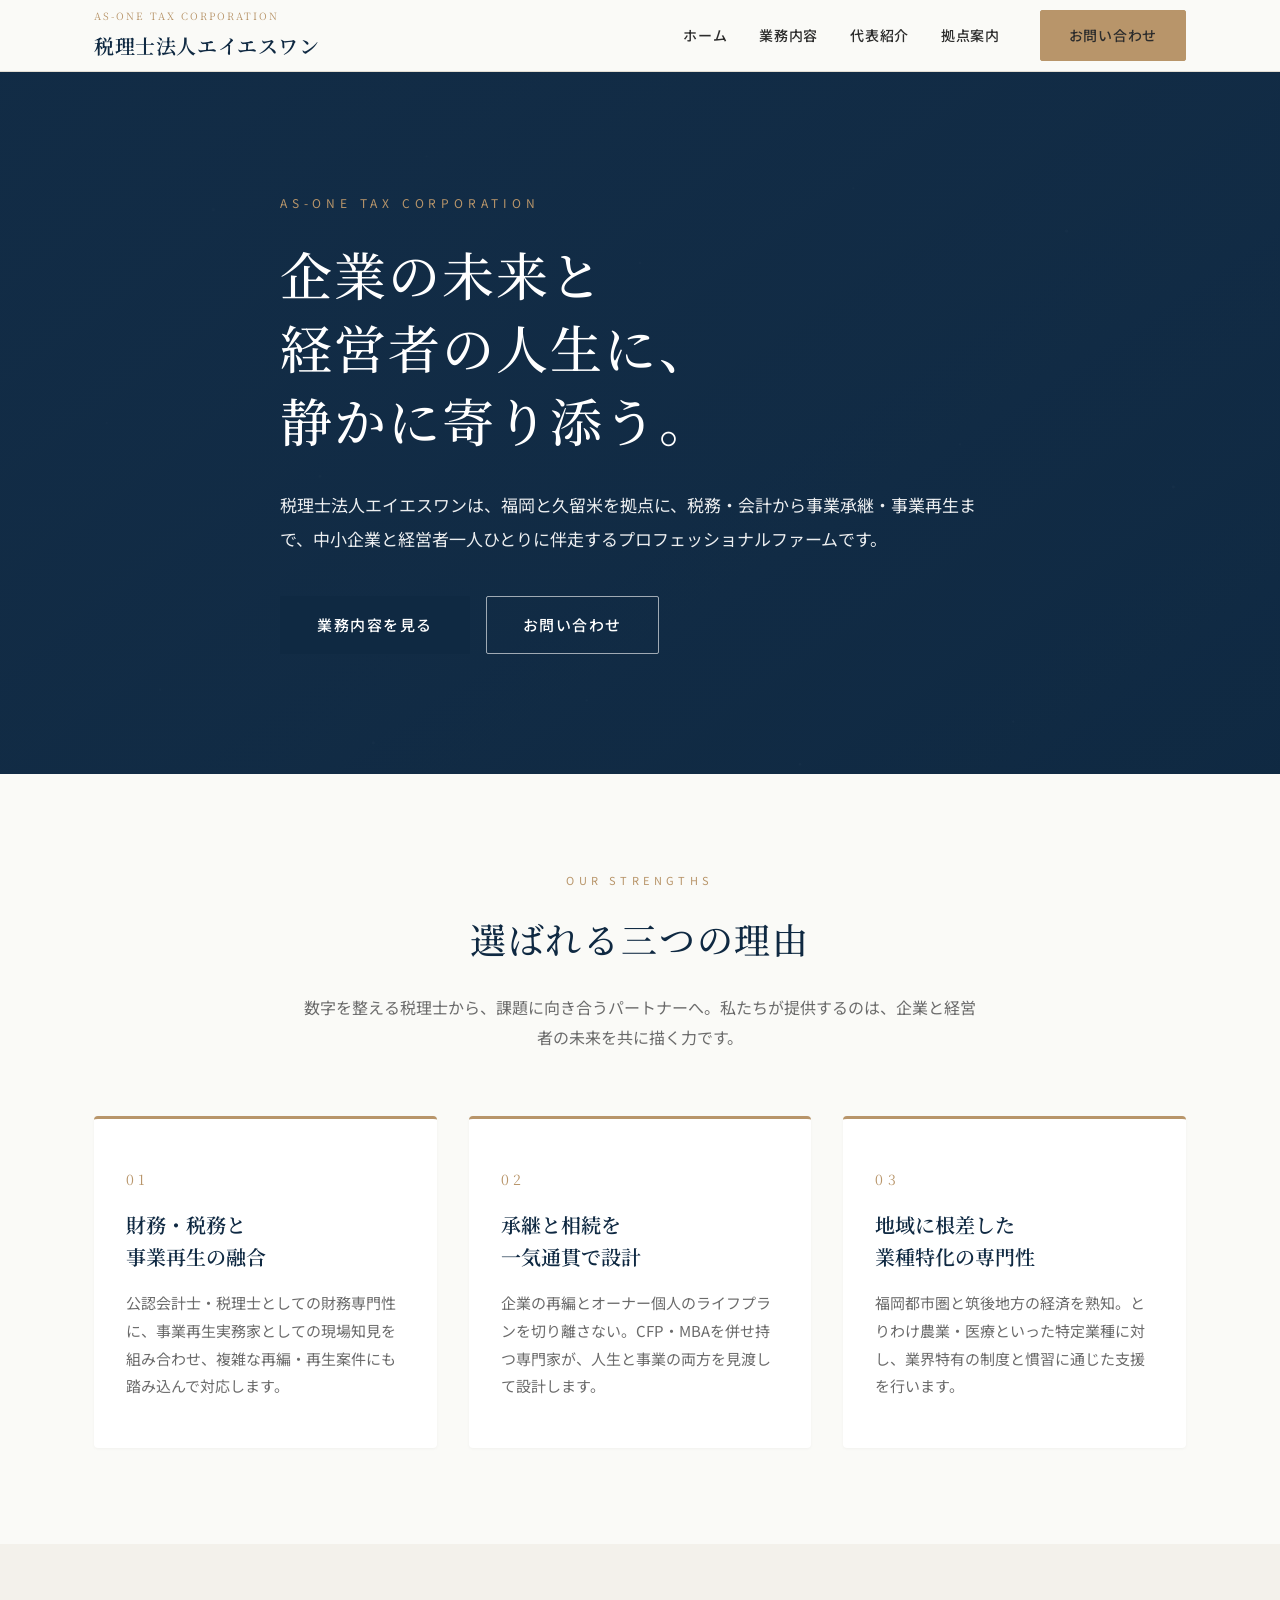
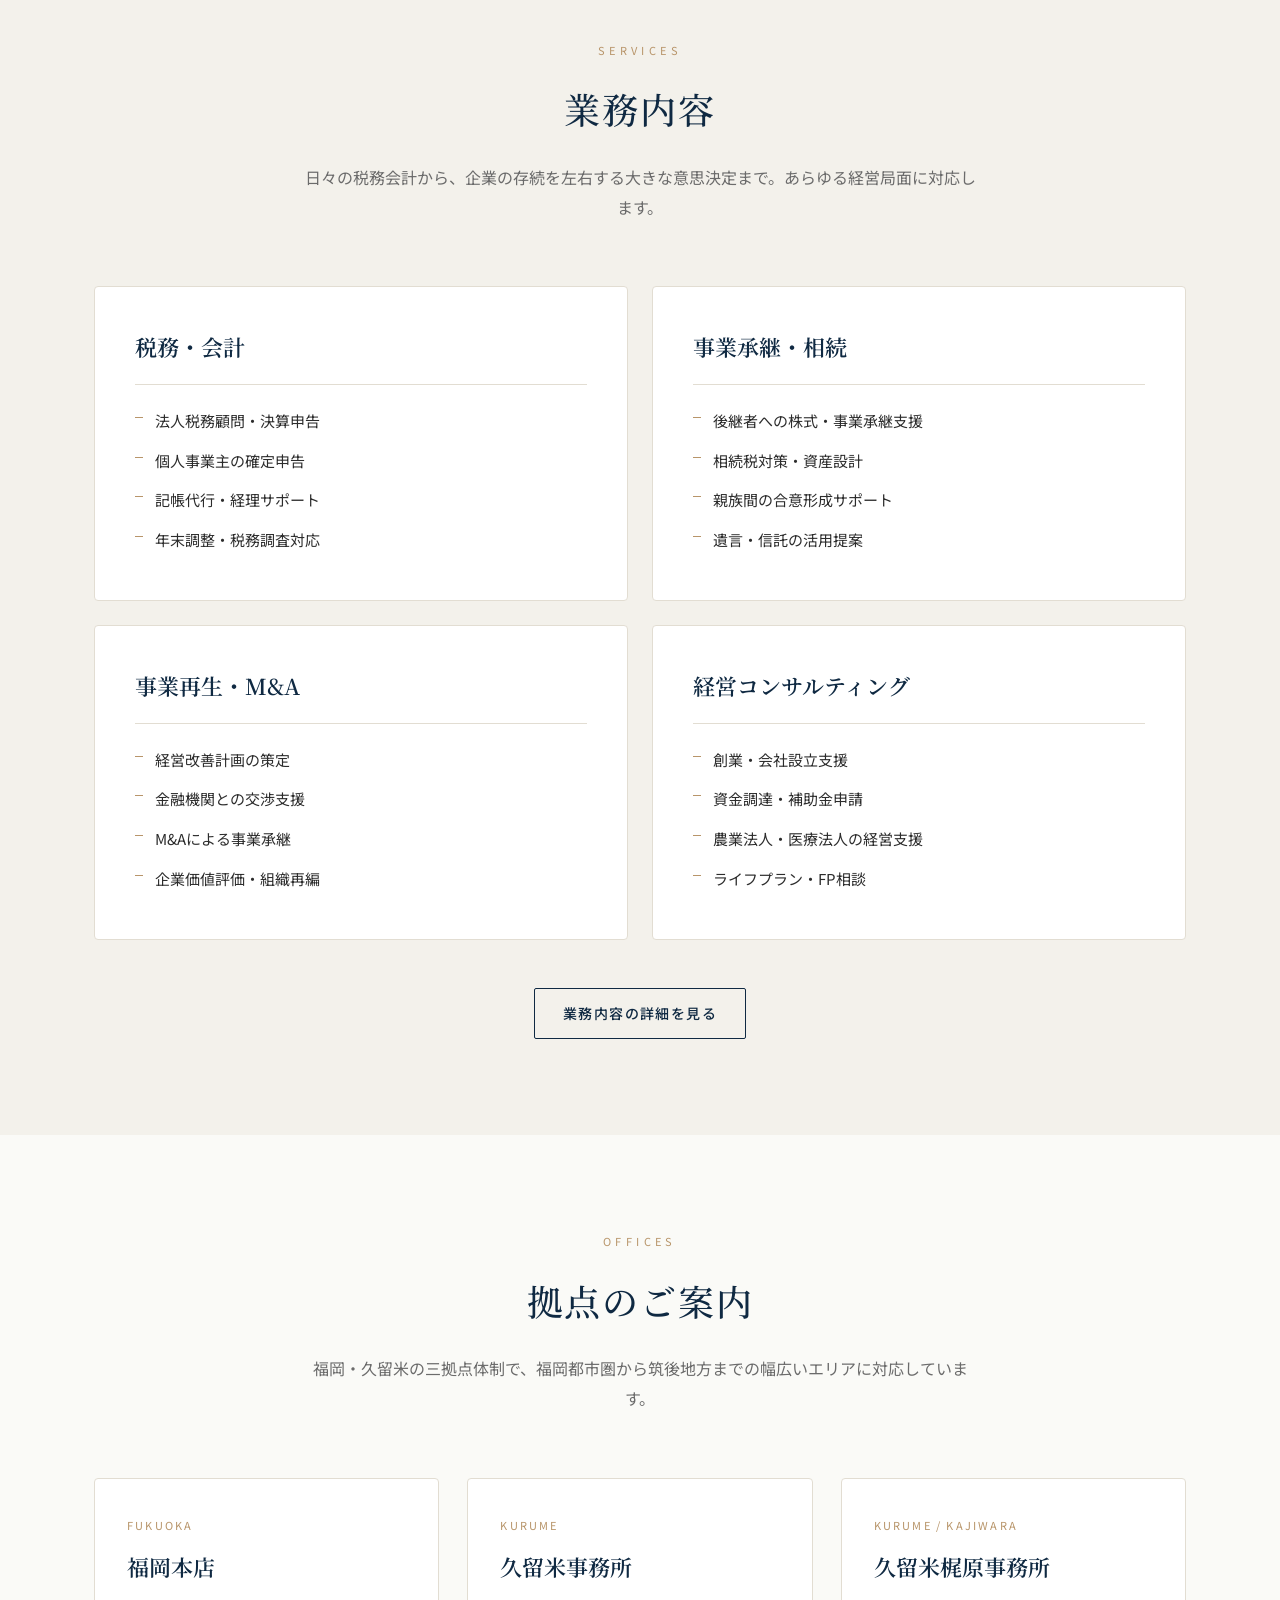
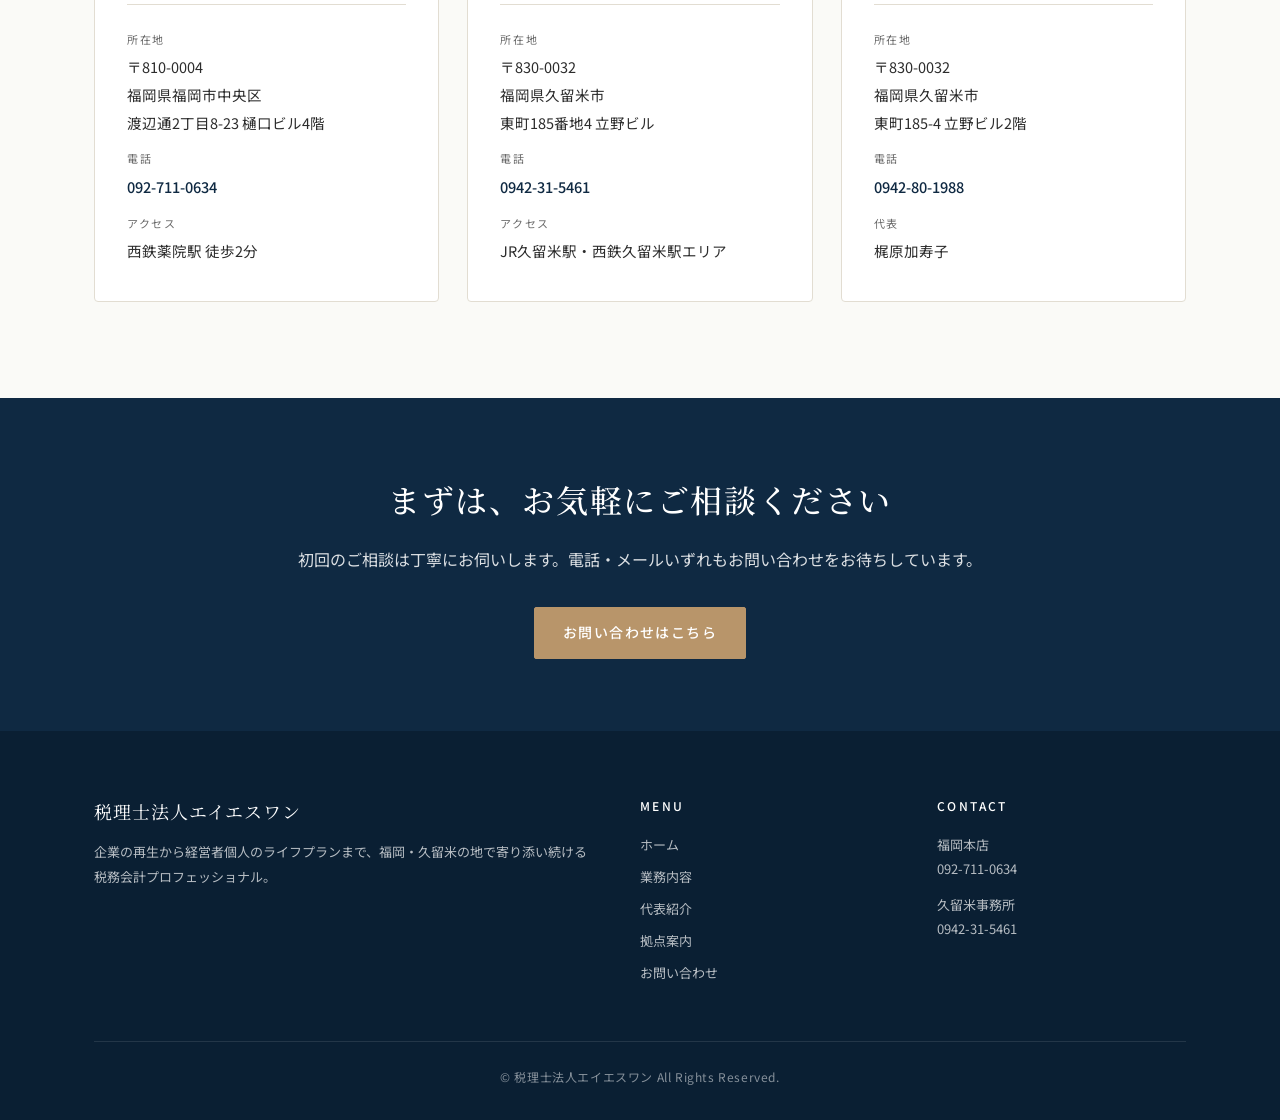
<file: index.html>
<!DOCTYPE html>
<html lang="ja">
<head>
<meta charset="UTF-8">
<meta name="viewport" content="width=device-width, initial-scale=1.0">
<title>税理士法人エイエスワン｜福岡・久留米の税務会計事務所</title>
<meta name="description" content="税理士法人エイエスワンは、福岡市中央区と久留米市に拠点を置く税理士法人です。事業承継・相続、事業再生、M&A、経営コンサルティングまで、企業と経営者に寄り添う総合アドバイザリーを提供します。">
<link rel="preconnect" href="https://fonts.googleapis.com">
<link rel="preconnect" href="https://fonts.gstatic.com" crossorigin>
<link href="https://fonts.googleapis.com/css2?family=Noto+Sans+JP:wght@400;500;700&family=Noto+Serif+JP:wght@400;500;600&display=swap" rel="stylesheet">
<link rel="stylesheet" href="css/style.css">
</head>
<body>

<header class="site-header">
  <div class="container">
    <a href="index.html" class="site-logo">
      <span>AS-ONE TAX CORPORATION</span>
      税理士法人エイエスワン
    </a>
    <button class="nav-toggle" aria-label="メニュー" onclick="document.querySelector('.site-nav').classList.toggle('open')">
      <span></span><span></span><span></span>
    </button>
    <nav class="site-nav">
      <a href="index.html">ホーム</a>
      <a href="services.html">業務内容</a>
      <a href="members.html">代表紹介</a>
      <a href="offices.html">拠点案内</a>
      <a href="contact.html" class="btn btn-accent">お問い合わせ</a>
    </nav>
  </div>
</header>

<section class="hero">
  <div class="container">
    <div class="hero-content">
      <div class="hero-eyebrow">As-One Tax Corporation</div>
      <h1>企業の未来と<br>経営者の人生に、<br>静かに寄り添う。</h1>
      <p>税理士法人エイエスワンは、福岡と久留米を拠点に、税務・会計から事業承継・事業再生まで、中小企業と経営者一人ひとりに伴走するプロフェッショナルファームです。</p>
      <div class="hero-actions">
        <a href="services.html" class="btn">業務内容を見る</a>
        <a href="contact.html" class="btn btn-outline">お問い合わせ</a>
      </div>
    </div>
  </div>
</section>

<section>
  <div class="container">
    <div class="section-head">
      <div class="eyebrow">Our Strengths</div>
      <h2>選ばれる三つの理由</h2>
      <p>数字を整える税理士から、課題に向き合うパートナーへ。私たちが提供するのは、企業と経営者の未来を共に描く力です。</p>
    </div>
    <div class="strengths">
      <div class="strength-card">
        <div class="strength-num">01</div>
        <h3>財務・税務と<br>事業再生の融合</h3>
        <p>公認会計士・税理士としての財務専門性に、事業再生実務家としての現場知見を組み合わせ、複雑な再編・再生案件にも踏み込んで対応します。</p>
      </div>
      <div class="strength-card">
        <div class="strength-num">02</div>
        <h3>承継と相続を<br>一気通貫で設計</h3>
        <p>企業の再編とオーナー個人のライフプランを切り離さない。CFP・MBAを併せ持つ専門家が、人生と事業の両方を見渡して設計します。</p>
      </div>
      <div class="strength-card">
        <div class="strength-num">03</div>
        <h3>地域に根差した<br>業種特化の専門性</h3>
        <p>福岡都市圏と筑後地方の経済を熟知。とりわけ農業・医療といった特定業種に対し、業界特有の制度と慣習に通じた支援を行います。</p>
      </div>
    </div>
  </div>
</section>

<section class="section-alt">
  <div class="container">
    <div class="section-head">
      <div class="eyebrow">Services</div>
      <h2>業務内容</h2>
      <p>日々の税務会計から、企業の存続を左右する大きな意思決定まで。あらゆる経営局面に対応します。</p>
    </div>
    <div class="services-grid">
      <div class="service-item">
        <h3>税務・会計</h3>
        <ul>
          <li>法人税務顧問・決算申告</li>
          <li>個人事業主の確定申告</li>
          <li>記帳代行・経理サポート</li>
          <li>年末調整・税務調査対応</li>
        </ul>
      </div>
      <div class="service-item">
        <h3>事業承継・相続</h3>
        <ul>
          <li>後継者への株式・事業承継支援</li>
          <li>相続税対策・資産設計</li>
          <li>親族間の合意形成サポート</li>
          <li>遺言・信託の活用提案</li>
        </ul>
      </div>
      <div class="service-item">
        <h3>事業再生・M&amp;A</h3>
        <ul>
          <li>経営改善計画の策定</li>
          <li>金融機関との交渉支援</li>
          <li>M&amp;Aによる事業承継</li>
          <li>企業価値評価・組織再編</li>
        </ul>
      </div>
      <div class="service-item">
        <h3>経営コンサルティング</h3>
        <ul>
          <li>創業・会社設立支援</li>
          <li>資金調達・補助金申請</li>
          <li>農業法人・医療法人の経営支援</li>
          <li>ライフプラン・FP相談</li>
        </ul>
      </div>
    </div>
    <div style="text-align:center; margin-top:48px;">
      <a href="services.html" class="btn btn-outline">業務内容の詳細を見る</a>
    </div>
  </div>
</section>

<section>
  <div class="container">
    <div class="section-head">
      <div class="eyebrow">Offices</div>
      <h2>拠点のご案内</h2>
      <p>福岡・久留米の三拠点体制で、福岡都市圏から筑後地方までの幅広いエリアに対応しています。</p>
    </div>
    <div class="offices-grid">
      <div class="office-card">
        <div class="office-tag">FUKUOKA</div>
        <h3>福岡本店</h3>
        <dl class="office-info">
          <dt>所在地</dt>
          <dd>〒810-0004<br>福岡県福岡市中央区<br>渡辺通2丁目8-23 樋口ビル4階</dd>
          <dt>電話</dt>
          <dd><a href="tel:0927110634">092-711-0634</a></dd>
          <dt>アクセス</dt>
          <dd>西鉄薬院駅 徒歩2分</dd>
        </dl>
      </div>
      <div class="office-card">
        <div class="office-tag">KURUME</div>
        <h3>久留米事務所</h3>
        <dl class="office-info">
          <dt>所在地</dt>
          <dd>〒830-0032<br>福岡県久留米市<br>東町185番地4 立野ビル</dd>
          <dt>電話</dt>
          <dd><a href="tel:0942315461">0942-31-5461</a></dd>
          <dt>アクセス</dt>
          <dd>JR久留米駅・西鉄久留米駅エリア</dd>
        </dl>
      </div>
      <div class="office-card">
        <div class="office-tag">KURUME / KAJIWARA</div>
        <h3>久留米梶原事務所</h3>
        <dl class="office-info">
          <dt>所在地</dt>
          <dd>〒830-0032<br>福岡県久留米市<br>東町185-4 立野ビル2階</dd>
          <dt>電話</dt>
          <dd><a href="tel:0942801988">0942-80-1988</a></dd>
          <dt>代表</dt>
          <dd>梶原加寿子</dd>
        </dl>
      </div>
    </div>
  </div>
</section>

<section class="cta-band">
  <h2>まずは、お気軽にご相談ください</h2>
  <p>初回のご相談は丁寧にお伺いします。電話・メールいずれもお問い合わせをお待ちしています。</p>
  <a href="contact.html" class="btn">お問い合わせはこちら</a>
</section>

<footer class="site-footer">
  <div class="container">
    <div class="footer-top">
      <div>
        <div class="footer-brand">税理士法人エイエスワン</div>
        <p class="footer-desc">企業の再生から経営者個人のライフプランまで、福岡・久留米の地で寄り添い続ける税務会計プロフェッショナル。</p>
      </div>
      <div class="footer-col">
        <h4>MENU</h4>
        <ul>
          <li><a href="index.html">ホーム</a></li>
          <li><a href="services.html">業務内容</a></li>
          <li><a href="members.html">代表紹介</a></li>
          <li><a href="offices.html">拠点案内</a></li>
          <li><a href="contact.html">お問い合わせ</a></li>
        </ul>
      </div>
      <div class="footer-col">
        <h4>CONTACT</h4>
        <ul>
          <li>福岡本店<br>092-711-0634</li>
          <li style="margin-top:12px;">久留米事務所<br>0942-31-5461</li>
        </ul>
      </div>
    </div>
    <div class="footer-bottom">© 税理士法人エイエスワン All Rights Reserved.</div>
  </div>
</footer>

</body>
</html>
</file>
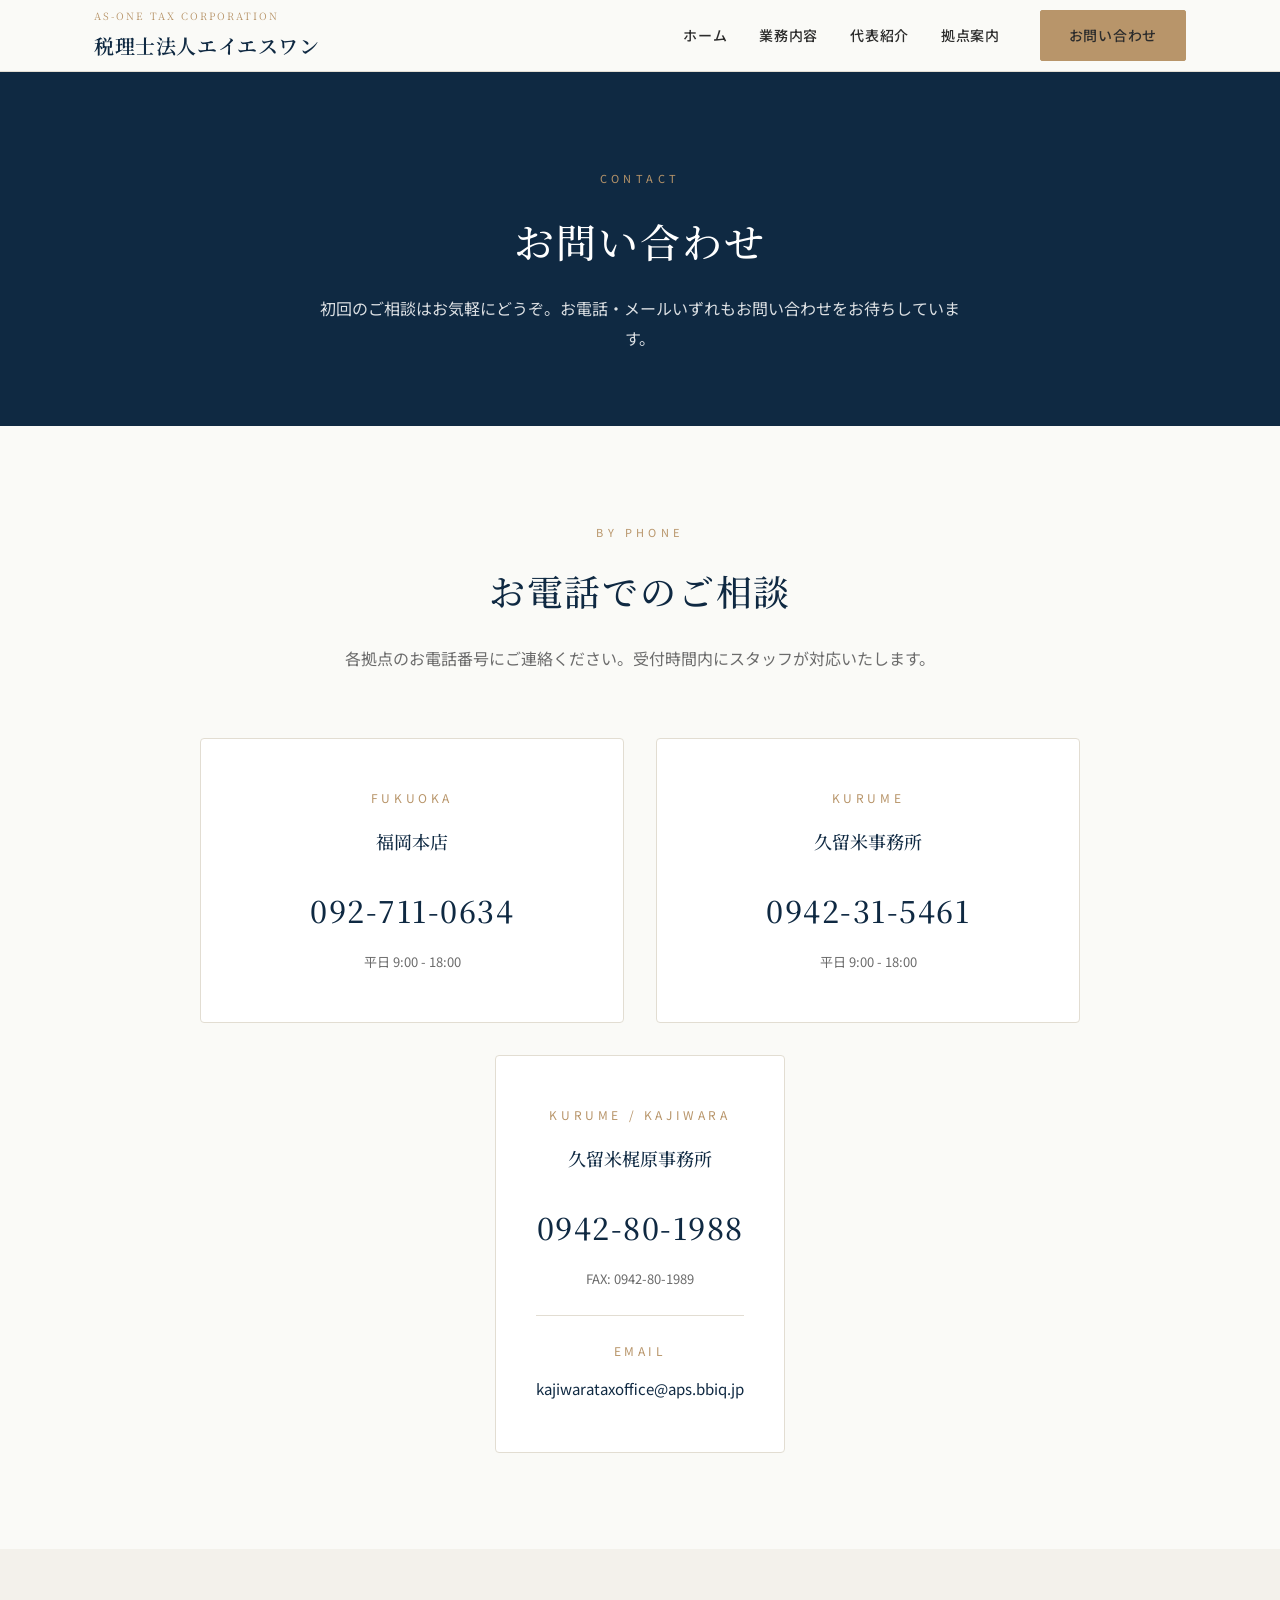
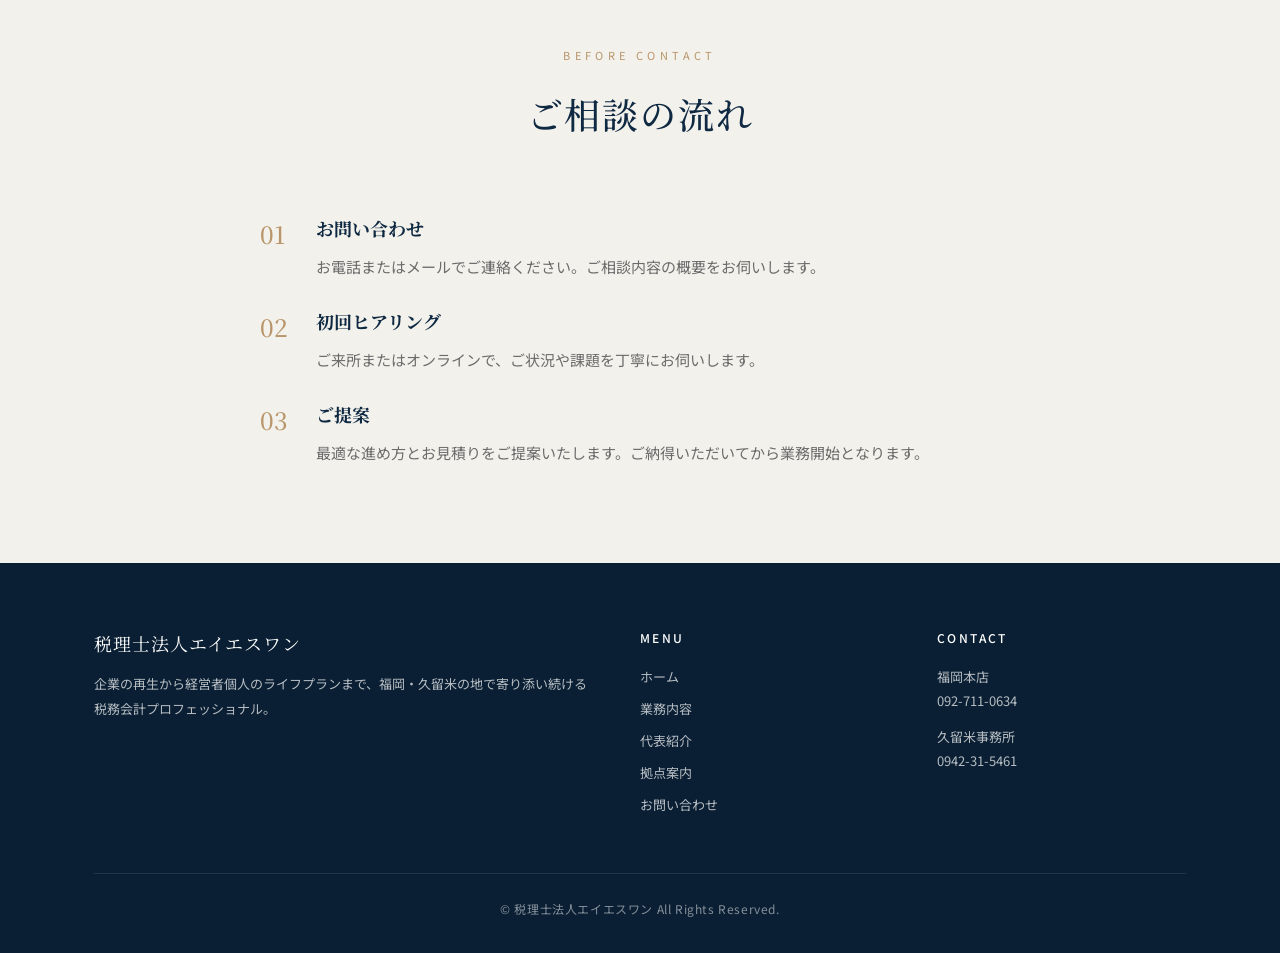
<file: contact.html>
<!DOCTYPE html>
<html lang="ja">
<head>
<meta charset="UTF-8">
<meta name="viewport" content="width=device-width, initial-scale=1.0">
<title>お問い合わせ｜税理士法人エイエスワン</title>
<meta name="description" content="税理士法人エイエスワンへのお問い合わせ。福岡本店、久留米事務所、久留米梶原事務所への電話・メール連絡先をご案内します。">
<link rel="preconnect" href="https://fonts.googleapis.com">
<link rel="preconnect" href="https://fonts.gstatic.com" crossorigin>
<link href="https://fonts.googleapis.com/css2?family=Noto+Sans+JP:wght@400;500;700&family=Noto+Serif+JP:wght@400;500;600&display=swap" rel="stylesheet">
<link rel="stylesheet" href="css/style.css">
</head>
<body>

<header class="site-header">
  <div class="container">
    <a href="index.html" class="site-logo">
      <span>AS-ONE TAX CORPORATION</span>
      税理士法人エイエスワン
    </a>
    <button class="nav-toggle" aria-label="メニュー" onclick="document.querySelector('.site-nav').classList.toggle('open')">
      <span></span><span></span><span></span>
    </button>
    <nav class="site-nav">
      <a href="index.html">ホーム</a>
      <a href="services.html">業務内容</a>
      <a href="members.html">代表紹介</a>
      <a href="offices.html">拠点案内</a>
      <a href="contact.html" class="btn btn-accent">お問い合わせ</a>
    </nav>
  </div>
</header>

<section class="page-header">
  <div class="container">
    <div class="eyebrow">Contact</div>
    <h1>お問い合わせ</h1>
    <p>初回のご相談はお気軽にどうぞ。お電話・メールいずれもお問い合わせをお待ちしています。</p>
  </div>
</section>

<section>
  <div class="container">
    <div class="section-head">
      <div class="eyebrow">By Phone</div>
      <h2>お電話でのご相談</h2>
      <p>各拠点のお電話番号にご連絡ください。受付時間内にスタッフが対応いたします。</p>
    </div>

    <div class="contact-grid">
      <div class="contact-card">
        <div class="label">FUKUOKA</div>
        <h3>福岡本店</h3>
        <div class="tel"><a href="tel:0927110634">092-711-0634</a></div>
        <div class="hours">平日 9:00 - 18:00</div>
      </div>
      <div class="contact-card">
        <div class="label">KURUME</div>
        <h3>久留米事務所</h3>
        <div class="tel"><a href="tel:0942315461">0942-31-5461</a></div>
        <div class="hours">平日 9:00 - 18:00</div>
      </div>
    </div>

    <div class="contact-grid" style="margin-top:32px;">
      <div class="contact-card" style="grid-column:1 / -1; max-width:560px; margin:0 auto;">
        <div class="label">KURUME / KAJIWARA</div>
        <h3>久留米梶原事務所</h3>
        <div class="tel"><a href="tel:0942801988">0942-80-1988</a></div>
        <div class="hours">FAX: 0942-80-1989</div>
        <div style="margin-top:24px; padding-top:24px; border-top:1px solid var(--color-border);">
          <div class="label" style="margin-bottom:12px;">EMAIL</div>
          <a href="mailto:kajiwarataxoffice@aps.bbiq.jp" style="font-size:15px; word-break:break-all;">kajiwarataxoffice@aps.bbiq.jp</a>
        </div>
      </div>
    </div>
  </div>
</section>

<section class="section-alt">
  <div class="container">
    <div class="section-head">
      <div class="eyebrow">Before Contact</div>
      <h2>ご相談の流れ</h2>
    </div>
    <div style="max-width:760px; margin:0 auto;">
      <div style="display:grid; grid-template-columns:auto 1fr; gap:24px 28px; align-items:start;">
        <div style="font-family:var(--font-serif); font-size:24px; color:var(--color-accent); font-weight:500;">01</div>
        <div>
          <h4 style="font-family:var(--font-serif); font-size:18px; color:var(--color-primary); margin-bottom:8px;">お問い合わせ</h4>
          <p style="color:var(--color-text-muted); font-size:15px;">お電話またはメールでご連絡ください。ご相談内容の概要をお伺いします。</p>
        </div>
        <div style="font-family:var(--font-serif); font-size:24px; color:var(--color-accent); font-weight:500;">02</div>
        <div>
          <h4 style="font-family:var(--font-serif); font-size:18px; color:var(--color-primary); margin-bottom:8px;">初回ヒアリング</h4>
          <p style="color:var(--color-text-muted); font-size:15px;">ご来所またはオンラインで、ご状況や課題を丁寧にお伺いします。</p>
        </div>
        <div style="font-family:var(--font-serif); font-size:24px; color:var(--color-accent); font-weight:500;">03</div>
        <div>
          <h4 style="font-family:var(--font-serif); font-size:18px; color:var(--color-primary); margin-bottom:8px;">ご提案</h4>
          <p style="color:var(--color-text-muted); font-size:15px;">最適な進め方とお見積りをご提案いたします。ご納得いただいてから業務開始となります。</p>
        </div>
      </div>
    </div>
  </div>
</section>

<footer class="site-footer">
  <div class="container">
    <div class="footer-top">
      <div>
        <div class="footer-brand">税理士法人エイエスワン</div>
        <p class="footer-desc">企業の再生から経営者個人のライフプランまで、福岡・久留米の地で寄り添い続ける税務会計プロフェッショナル。</p>
      </div>
      <div class="footer-col">
        <h4>MENU</h4>
        <ul>
          <li><a href="index.html">ホーム</a></li>
          <li><a href="services.html">業務内容</a></li>
          <li><a href="members.html">代表紹介</a></li>
          <li><a href="offices.html">拠点案内</a></li>
          <li><a href="contact.html">お問い合わせ</a></li>
        </ul>
      </div>
      <div class="footer-col">
        <h4>CONTACT</h4>
        <ul>
          <li>福岡本店<br>092-711-0634</li>
          <li style="margin-top:12px;">久留米事務所<br>0942-31-5461</li>
        </ul>
      </div>
    </div>
    <div class="footer-bottom">© 税理士法人エイエスワン All Rights Reserved.</div>
  </div>
</footer>

</body>
</html>
</file>
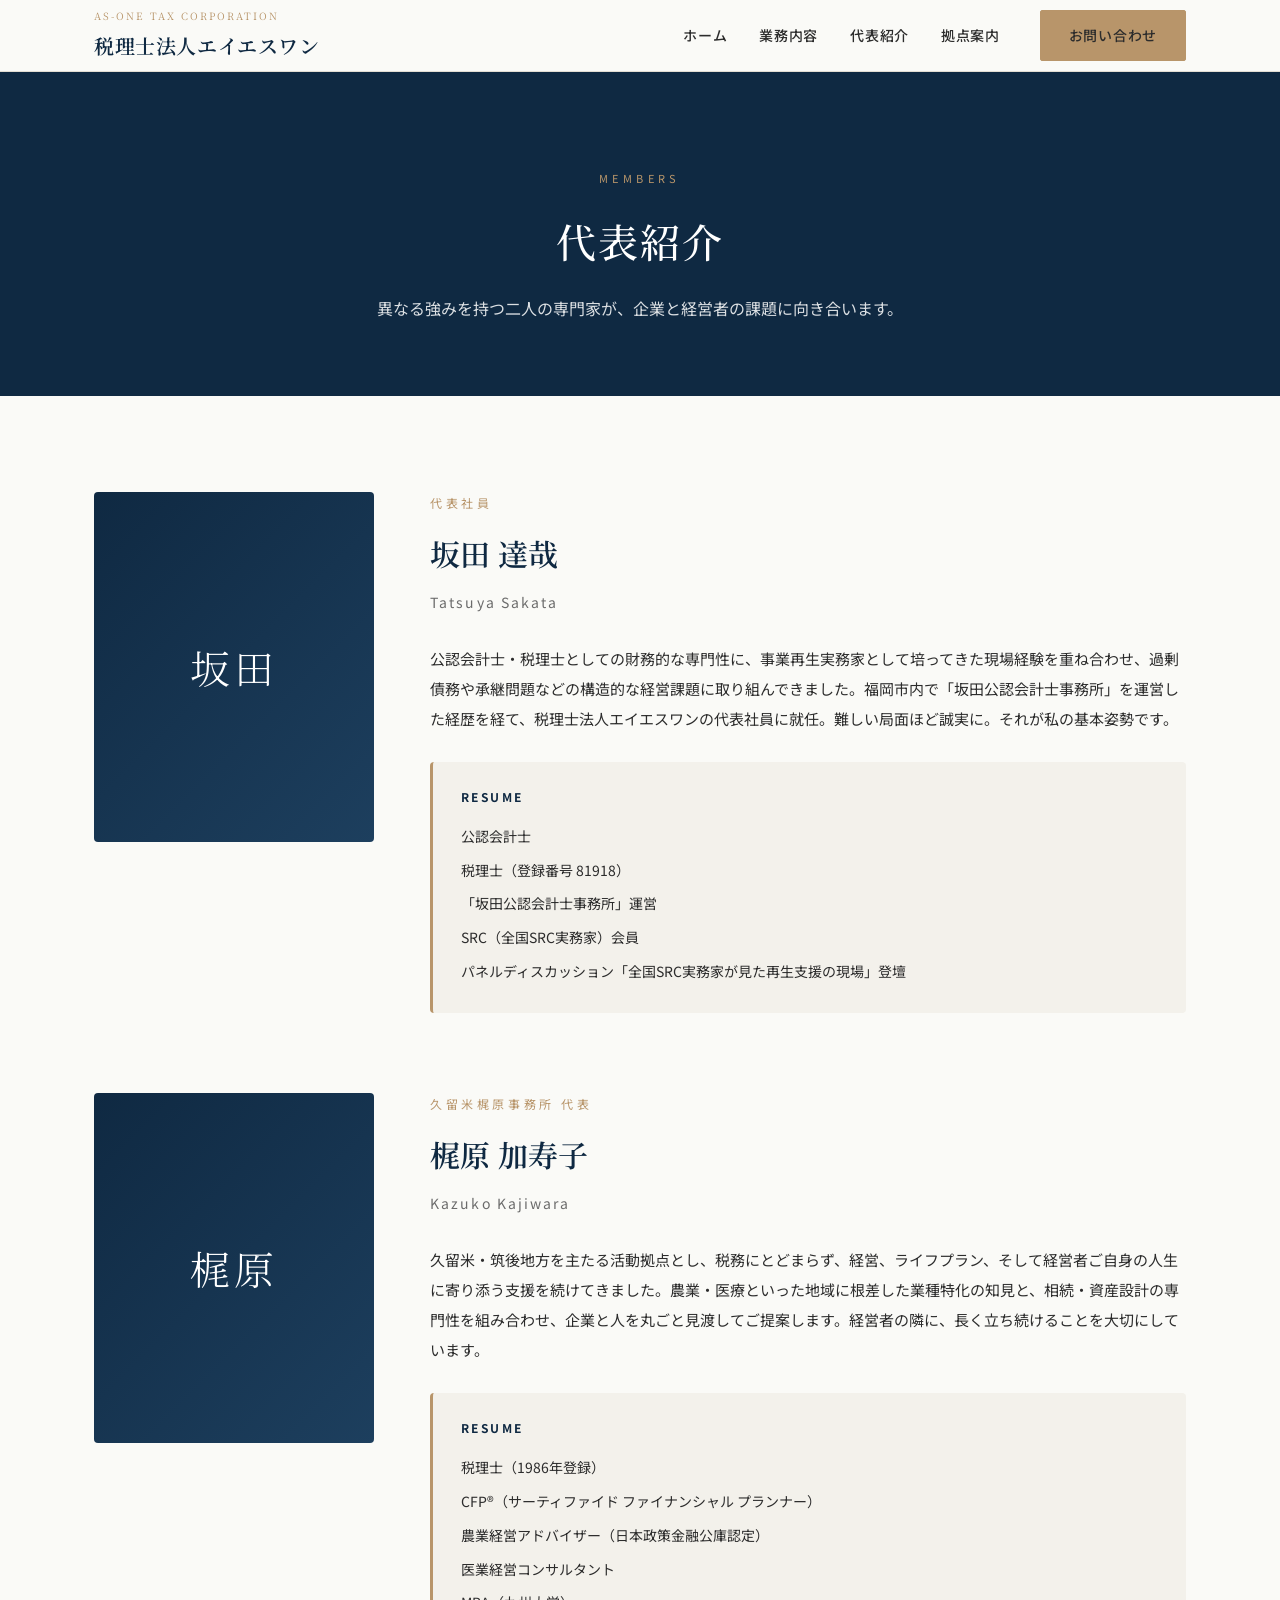
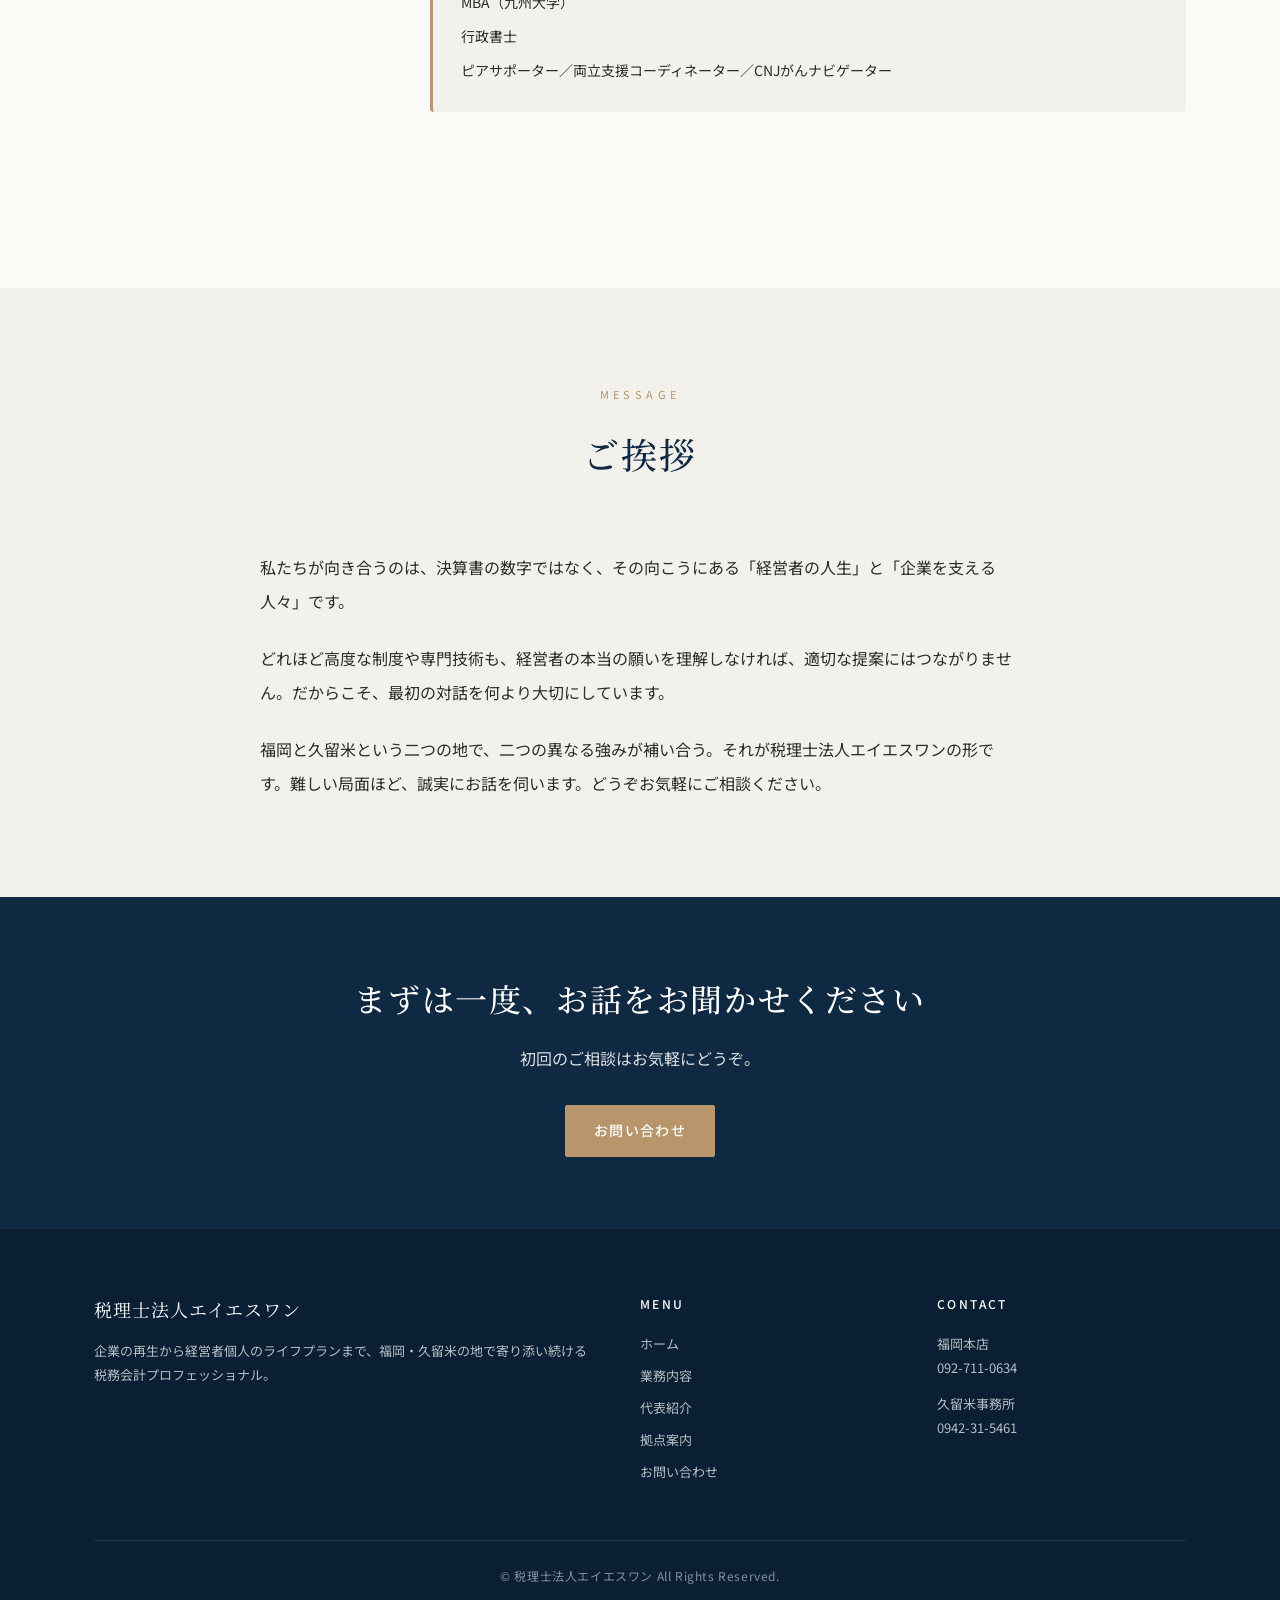
<file: members.html>
<!DOCTYPE html>
<html lang="ja">
<head>
<meta charset="UTF-8">
<meta name="viewport" content="width=device-width, initial-scale=1.0">
<title>代表紹介｜税理士法人エイエスワン</title>
<meta name="description" content="税理士法人エイエスワンの代表社員と久留米梶原事務所代表のご紹介。事業再生のスペシャリストと、地域産業・ライフプランの専門家が、企業と経営者を支えます。">
<link rel="preconnect" href="https://fonts.googleapis.com">
<link rel="preconnect" href="https://fonts.gstatic.com" crossorigin>
<link href="https://fonts.googleapis.com/css2?family=Noto+Sans+JP:wght@400;500;700&family=Noto+Serif+JP:wght@400;500;600&display=swap" rel="stylesheet">
<link rel="stylesheet" href="css/style.css">
</head>
<body>

<header class="site-header">
  <div class="container">
    <a href="index.html" class="site-logo">
      <span>AS-ONE TAX CORPORATION</span>
      税理士法人エイエスワン
    </a>
    <button class="nav-toggle" aria-label="メニュー" onclick="document.querySelector('.site-nav').classList.toggle('open')">
      <span></span><span></span><span></span>
    </button>
    <nav class="site-nav">
      <a href="index.html">ホーム</a>
      <a href="services.html">業務内容</a>
      <a href="members.html">代表紹介</a>
      <a href="offices.html">拠点案内</a>
      <a href="contact.html" class="btn btn-accent">お問い合わせ</a>
    </nav>
  </div>
</header>

<section class="page-header">
  <div class="container">
    <div class="eyebrow">Members</div>
    <h1>代表紹介</h1>
    <p>異なる強みを持つ二人の専門家が、企業と経営者の課題に向き合います。</p>
  </div>
</section>

<section>
  <div class="container">

    <div class="member">
      <div class="member-photo">坂田</div>
      <div class="member-body">
        <div class="role">代表社員</div>
        <h3>坂田 達哉</h3>
        <div class="name-en">Tatsuya Sakata</div>
        <p class="bio">公認会計士・税理士としての財務的な専門性に、事業再生実務家として培ってきた現場経験を重ね合わせ、過剰債務や承継問題などの構造的な経営課題に取り組んできました。福岡市内で「坂田公認会計士事務所」を運営した経歴を経て、税理士法人エイエスワンの代表社員に就任。難しい局面ほど誠実に。それが私の基本姿勢です。</p>
        <div class="qualifications">
          <h4>RESUME</h4>
          <ul>
            <li>公認会計士</li>
            <li>税理士（登録番号 81918）</li>
            <li>「坂田公認会計士事務所」運営</li>
            <li>SRC（全国SRC実務家）会員</li>
            <li>パネルディスカッション「全国SRC実務家が見た再生支援の現場」登壇</li>
          </ul>
        </div>
      </div>
    </div>

    <div class="member">
      <div class="member-photo">梶原</div>
      <div class="member-body">
        <div class="role">久留米梶原事務所 代表</div>
        <h3>梶原 加寿子</h3>
        <div class="name-en">Kazuko Kajiwara</div>
        <p class="bio">久留米・筑後地方を主たる活動拠点とし、税務にとどまらず、経営、ライフプラン、そして経営者ご自身の人生に寄り添う支援を続けてきました。農業・医療といった地域に根差した業種特化の知見と、相続・資産設計の専門性を組み合わせ、企業と人を丸ごと見渡してご提案します。経営者の隣に、長く立ち続けることを大切にしています。</p>
        <div class="qualifications">
          <h4>RESUME</h4>
          <ul>
            <li>税理士（1986年登録）</li>
            <li>CFP®（サーティファイド ファイナンシャル プランナー）</li>
            <li>農業経営アドバイザー（日本政策金融公庫認定）</li>
            <li>医業経営コンサルタント</li>
            <li>MBA（九州大学）</li>
            <li>行政書士</li>
            <li>ピアサポーター／両立支援コーディネーター／CNJがんナビゲーター</li>
          </ul>
        </div>
      </div>
    </div>

  </div>
</section>

<section class="section-alt">
  <div class="container">
    <div class="section-head">
      <div class="eyebrow">Message</div>
      <h2>ご挨拶</h2>
    </div>
    <div style="max-width:760px; margin:0 auto; font-size:16px; line-height:2.1;">
      <p style="margin-bottom:24px;">私たちが向き合うのは、決算書の数字ではなく、その向こうにある「経営者の人生」と「企業を支える人々」です。</p>
      <p style="margin-bottom:24px;">どれほど高度な制度や専門技術も、経営者の本当の願いを理解しなければ、適切な提案にはつながりません。だからこそ、最初の対話を何より大切にしています。</p>
      <p>福岡と久留米という二つの地で、二つの異なる強みが補い合う。それが税理士法人エイエスワンの形です。難しい局面ほど、誠実にお話を伺います。どうぞお気軽にご相談ください。</p>
    </div>
  </div>
</section>

<section class="cta-band">
  <h2>まずは一度、お話をお聞かせください</h2>
  <p>初回のご相談はお気軽にどうぞ。</p>
  <a href="contact.html" class="btn">お問い合わせ</a>
</section>

<footer class="site-footer">
  <div class="container">
    <div class="footer-top">
      <div>
        <div class="footer-brand">税理士法人エイエスワン</div>
        <p class="footer-desc">企業の再生から経営者個人のライフプランまで、福岡・久留米の地で寄り添い続ける税務会計プロフェッショナル。</p>
      </div>
      <div class="footer-col">
        <h4>MENU</h4>
        <ul>
          <li><a href="index.html">ホーム</a></li>
          <li><a href="services.html">業務内容</a></li>
          <li><a href="members.html">代表紹介</a></li>
          <li><a href="offices.html">拠点案内</a></li>
          <li><a href="contact.html">お問い合わせ</a></li>
        </ul>
      </div>
      <div class="footer-col">
        <h4>CONTACT</h4>
        <ul>
          <li>福岡本店<br>092-711-0634</li>
          <li style="margin-top:12px;">久留米事務所<br>0942-31-5461</li>
        </ul>
      </div>
    </div>
    <div class="footer-bottom">© 税理士法人エイエスワン All Rights Reserved.</div>
  </div>
</footer>

</body>
</html>
</file>
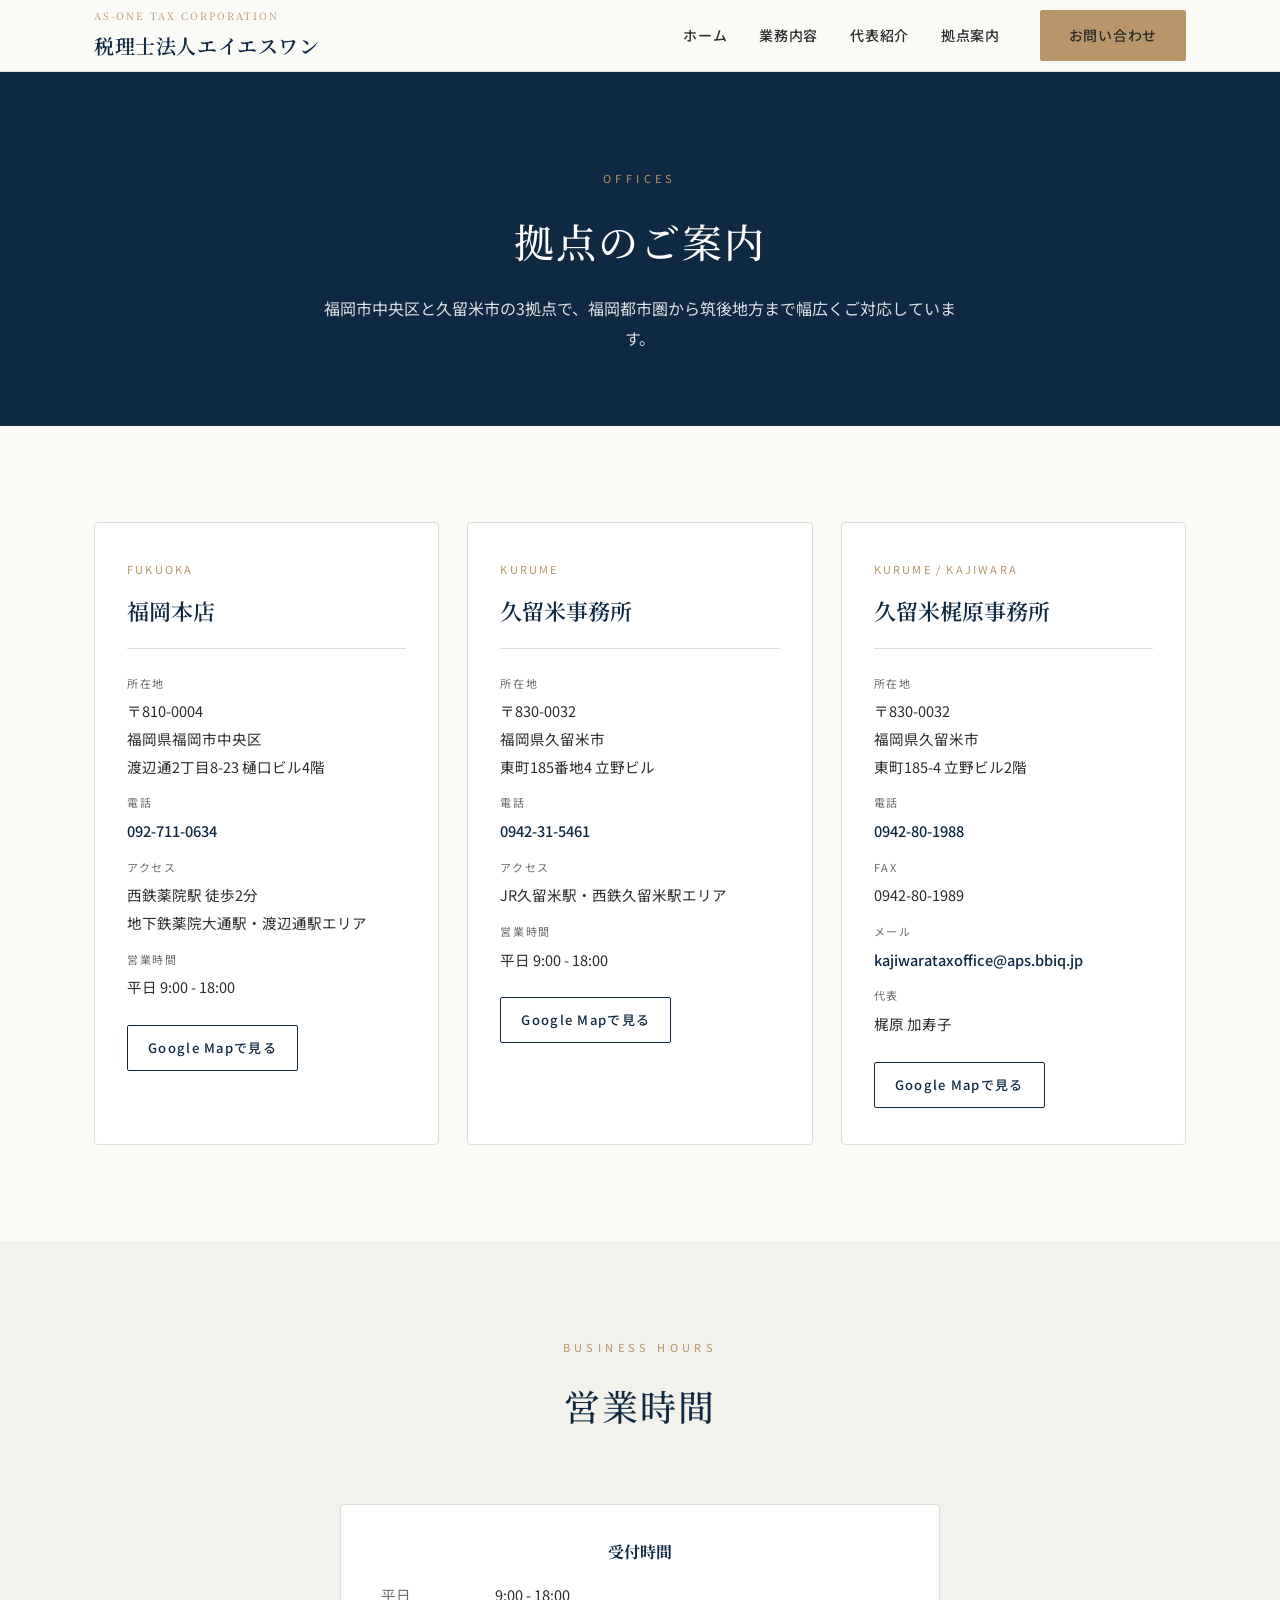
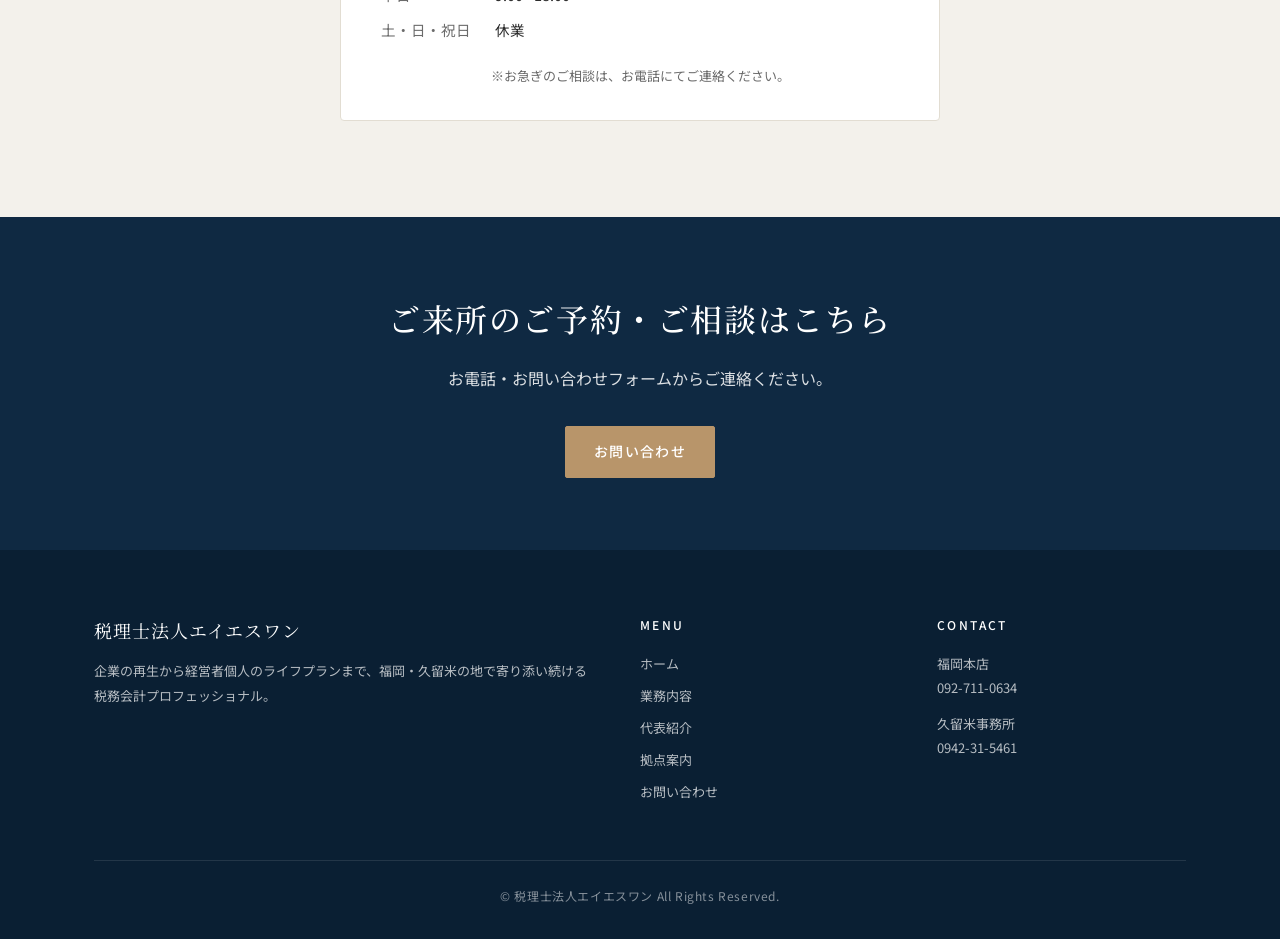
<file: offices.html>
<!DOCTYPE html>
<html lang="ja">
<head>
<meta charset="UTF-8">
<meta name="viewport" content="width=device-width, initial-scale=1.0">
<title>拠点案内｜税理士法人エイエスワン</title>
<meta name="description" content="税理士法人エイエスワンの拠点案内。福岡市中央区の福岡本店、久留米市の久留米事務所、久留米梶原事務所の所在地・アクセス・電話番号をご案内します。">
<link rel="preconnect" href="https://fonts.googleapis.com">
<link rel="preconnect" href="https://fonts.gstatic.com" crossorigin>
<link href="https://fonts.googleapis.com/css2?family=Noto+Sans+JP:wght@400;500;700&family=Noto+Serif+JP:wght@400;500;600&display=swap" rel="stylesheet">
<link rel="stylesheet" href="css/style.css">
</head>
<body>

<header class="site-header">
  <div class="container">
    <a href="index.html" class="site-logo">
      <span>AS-ONE TAX CORPORATION</span>
      税理士法人エイエスワン
    </a>
    <button class="nav-toggle" aria-label="メニュー" onclick="document.querySelector('.site-nav').classList.toggle('open')">
      <span></span><span></span><span></span>
    </button>
    <nav class="site-nav">
      <a href="index.html">ホーム</a>
      <a href="services.html">業務内容</a>
      <a href="members.html">代表紹介</a>
      <a href="offices.html">拠点案内</a>
      <a href="contact.html" class="btn btn-accent">お問い合わせ</a>
    </nav>
  </div>
</header>

<section class="page-header">
  <div class="container">
    <div class="eyebrow">Offices</div>
    <h1>拠点のご案内</h1>
    <p>福岡市中央区と久留米市の3拠点で、福岡都市圏から筑後地方まで幅広くご対応しています。</p>
  </div>
</section>

<section>
  <div class="container">
    <div class="offices-grid">
      <div class="office-card">
        <div class="office-tag">FUKUOKA</div>
        <h3>福岡本店</h3>
        <dl class="office-info">
          <dt>所在地</dt>
          <dd>〒810-0004<br>福岡県福岡市中央区<br>渡辺通2丁目8-23 樋口ビル4階</dd>
          <dt>電話</dt>
          <dd><a href="tel:0927110634">092-711-0634</a></dd>
          <dt>アクセス</dt>
          <dd>西鉄薬院駅 徒歩2分<br>地下鉄薬院大通駅・渡辺通駅エリア</dd>
          <dt>営業時間</dt>
          <dd>平日 9:00 - 18:00</dd>
        </dl>
        <div style="margin-top:24px;">
          <a href="https://www.google.com/maps/search/?api=1&query=%E7%A6%8F%E5%B2%A1%E5%B8%82%E4%B8%AD%E5%A4%AE%E5%8C%BA%E6%B8%A1%E8%BE%BA%E9%80%9A2%E4%B8%81%E7%9B%AE8-23" target="_blank" rel="noopener" class="btn btn-outline" style="font-size:13px; padding:10px 20px;">Google Mapで見る</a>
        </div>
      </div>

      <div class="office-card">
        <div class="office-tag">KURUME</div>
        <h3>久留米事務所</h3>
        <dl class="office-info">
          <dt>所在地</dt>
          <dd>〒830-0032<br>福岡県久留米市<br>東町185番地4 立野ビル</dd>
          <dt>電話</dt>
          <dd><a href="tel:0942315461">0942-31-5461</a></dd>
          <dt>アクセス</dt>
          <dd>JR久留米駅・西鉄久留米駅エリア</dd>
          <dt>営業時間</dt>
          <dd>平日 9:00 - 18:00</dd>
        </dl>
        <div style="margin-top:24px;">
          <a href="https://www.google.com/maps/search/?api=1&query=%E7%A6%8F%E5%B2%A1%E7%9C%8C%E4%B9%85%E7%95%99%E7%B1%B3%E5%B8%82%E6%9D%B1%E7%94%BA185-4" target="_blank" rel="noopener" class="btn btn-outline" style="font-size:13px; padding:10px 20px;">Google Mapで見る</a>
        </div>
      </div>

      <div class="office-card">
        <div class="office-tag">KURUME / KAJIWARA</div>
        <h3>久留米梶原事務所</h3>
        <dl class="office-info">
          <dt>所在地</dt>
          <dd>〒830-0032<br>福岡県久留米市<br>東町185-4 立野ビル2階</dd>
          <dt>電話</dt>
          <dd><a href="tel:0942801988">0942-80-1988</a></dd>
          <dt>FAX</dt>
          <dd>0942-80-1989</dd>
          <dt>メール</dt>
          <dd><a href="mailto:kajiwarataxoffice@aps.bbiq.jp">kajiwarataxoffice@aps.bbiq.jp</a></dd>
          <dt>代表</dt>
          <dd>梶原 加寿子</dd>
        </dl>
        <div style="margin-top:24px;">
          <a href="https://www.google.com/maps/search/?api=1&query=%E7%A6%8F%E5%B2%A1%E7%9C%8C%E4%B9%85%E7%95%99%E7%B1%B3%E5%B8%82%E6%9D%B1%E7%94%BA185-4" target="_blank" rel="noopener" class="btn btn-outline" style="font-size:13px; padding:10px 20px;">Google Mapで見る</a>
        </div>
      </div>
    </div>
  </div>
</section>

<section class="section-alt">
  <div class="container">
    <div class="section-head">
      <div class="eyebrow">Business Hours</div>
      <h2>営業時間</h2>
    </div>
    <div class="hours-block">
      <h4>受付時間</h4>
      <dl>
        <dt>平日</dt><dd>9:00 - 18:00</dd>
        <dt>土・日・祝日</dt><dd>休業</dd>
      </dl>
      <p style="margin-top:20px; font-size:13px; color:var(--color-text-muted); text-align:center;">※お急ぎのご相談は、お電話にてご連絡ください。</p>
    </div>
  </div>
</section>

<section class="cta-band">
  <h2>ご来所のご予約・ご相談はこちら</h2>
  <p>お電話・お問い合わせフォームからご連絡ください。</p>
  <a href="contact.html" class="btn">お問い合わせ</a>
</section>

<footer class="site-footer">
  <div class="container">
    <div class="footer-top">
      <div>
        <div class="footer-brand">税理士法人エイエスワン</div>
        <p class="footer-desc">企業の再生から経営者個人のライフプランまで、福岡・久留米の地で寄り添い続ける税務会計プロフェッショナル。</p>
      </div>
      <div class="footer-col">
        <h4>MENU</h4>
        <ul>
          <li><a href="index.html">ホーム</a></li>
          <li><a href="services.html">業務内容</a></li>
          <li><a href="members.html">代表紹介</a></li>
          <li><a href="offices.html">拠点案内</a></li>
          <li><a href="contact.html">お問い合わせ</a></li>
        </ul>
      </div>
      <div class="footer-col">
        <h4>CONTACT</h4>
        <ul>
          <li>福岡本店<br>092-711-0634</li>
          <li style="margin-top:12px;">久留米事務所<br>0942-31-5461</li>
        </ul>
      </div>
    </div>
    <div class="footer-bottom">© 税理士法人エイエスワン All Rights Reserved.</div>
  </div>
</footer>

</body>
</html>
</file>
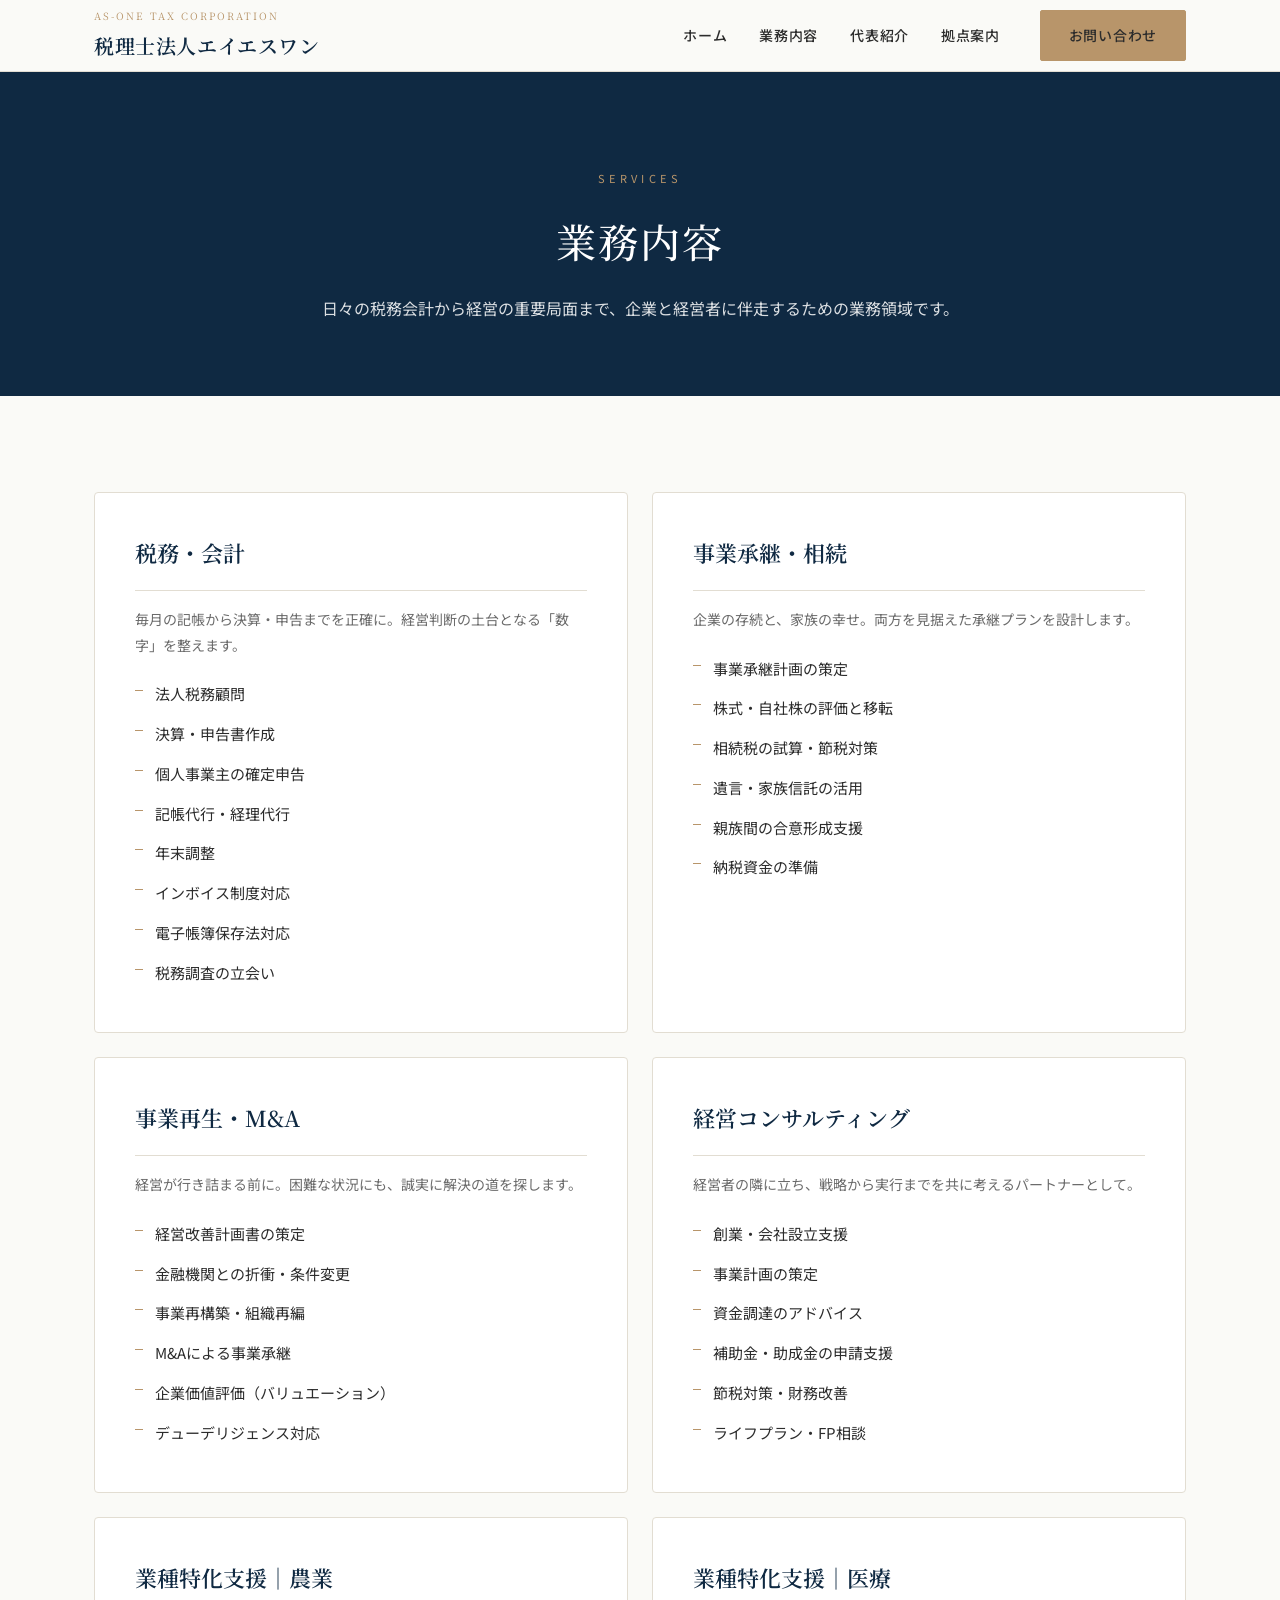
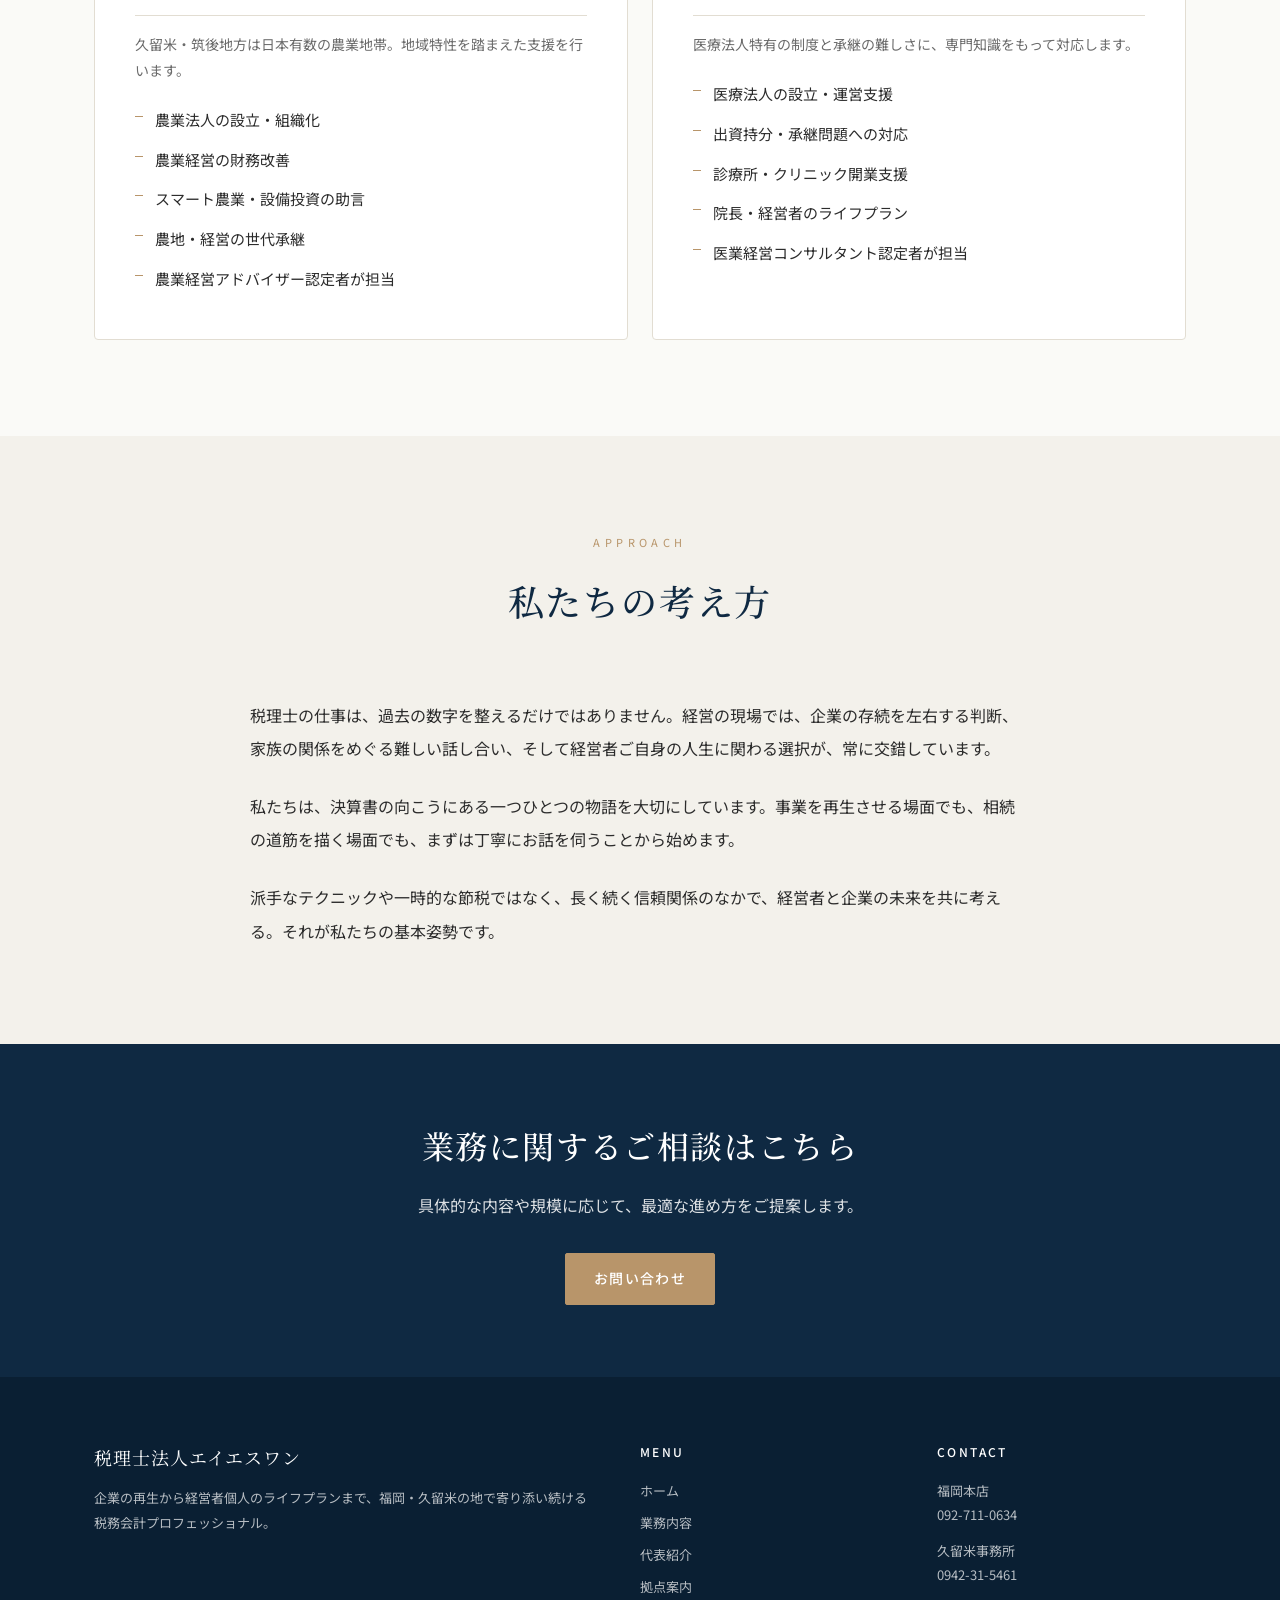
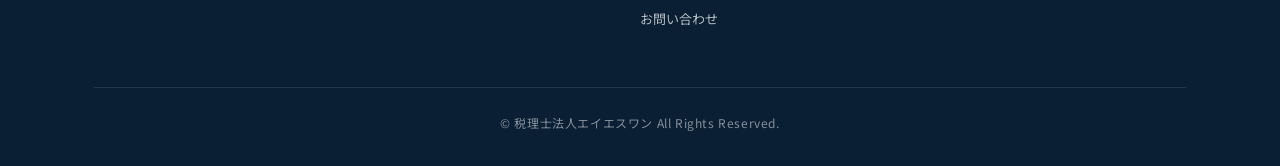
<file: services.html>
<!DOCTYPE html>
<html lang="ja">
<head>
<meta charset="UTF-8">
<meta name="viewport" content="width=device-width, initial-scale=1.0">
<title>業務内容｜税理士法人エイエスワン</title>
<meta name="description" content="税理士法人エイエスワンの業務内容。税務会計顧問から事業承継・相続、事業再生・M&A、経営コンサルティング、農業・医療など業種特化支援まで幅広く対応します。">
<link rel="preconnect" href="https://fonts.googleapis.com">
<link rel="preconnect" href="https://fonts.gstatic.com" crossorigin>
<link href="https://fonts.googleapis.com/css2?family=Noto+Sans+JP:wght@400;500;700&family=Noto+Serif+JP:wght@400;500;600&display=swap" rel="stylesheet">
<link rel="stylesheet" href="css/style.css">
</head>
<body>

<header class="site-header">
  <div class="container">
    <a href="index.html" class="site-logo">
      <span>AS-ONE TAX CORPORATION</span>
      税理士法人エイエスワン
    </a>
    <button class="nav-toggle" aria-label="メニュー" onclick="document.querySelector('.site-nav').classList.toggle('open')">
      <span></span><span></span><span></span>
    </button>
    <nav class="site-nav">
      <a href="index.html">ホーム</a>
      <a href="services.html">業務内容</a>
      <a href="members.html">代表紹介</a>
      <a href="offices.html">拠点案内</a>
      <a href="contact.html" class="btn btn-accent">お問い合わせ</a>
    </nav>
  </div>
</header>

<section class="page-header">
  <div class="container">
    <div class="eyebrow">Services</div>
    <h1>業務内容</h1>
    <p>日々の税務会計から経営の重要局面まで、企業と経営者に伴走するための業務領域です。</p>
  </div>
</section>

<section>
  <div class="container">
    <div class="services-grid">
      <div class="service-item">
        <h3>税務・会計</h3>
        <p style="color:var(--color-text-muted); font-size:14px; margin-bottom:16px;">毎月の記帳から決算・申告までを正確に。経営判断の土台となる「数字」を整えます。</p>
        <ul>
          <li>法人税務顧問</li>
          <li>決算・申告書作成</li>
          <li>個人事業主の確定申告</li>
          <li>記帳代行・経理代行</li>
          <li>年末調整</li>
          <li>インボイス制度対応</li>
          <li>電子帳簿保存法対応</li>
          <li>税務調査の立会い</li>
        </ul>
      </div>

      <div class="service-item">
        <h3>事業承継・相続</h3>
        <p style="color:var(--color-text-muted); font-size:14px; margin-bottom:16px;">企業の存続と、家族の幸せ。両方を見据えた承継プランを設計します。</p>
        <ul>
          <li>事業承継計画の策定</li>
          <li>株式・自社株の評価と移転</li>
          <li>相続税の試算・節税対策</li>
          <li>遺言・家族信託の活用</li>
          <li>親族間の合意形成支援</li>
          <li>納税資金の準備</li>
        </ul>
      </div>

      <div class="service-item">
        <h3>事業再生・M&amp;A</h3>
        <p style="color:var(--color-text-muted); font-size:14px; margin-bottom:16px;">経営が行き詰まる前に。困難な状況にも、誠実に解決の道を探します。</p>
        <ul>
          <li>経営改善計画書の策定</li>
          <li>金融機関との折衝・条件変更</li>
          <li>事業再構築・組織再編</li>
          <li>M&amp;Aによる事業承継</li>
          <li>企業価値評価（バリュエーション）</li>
          <li>デューデリジェンス対応</li>
        </ul>
      </div>

      <div class="service-item">
        <h3>経営コンサルティング</h3>
        <p style="color:var(--color-text-muted); font-size:14px; margin-bottom:16px;">経営者の隣に立ち、戦略から実行までを共に考えるパートナーとして。</p>
        <ul>
          <li>創業・会社設立支援</li>
          <li>事業計画の策定</li>
          <li>資金調達のアドバイス</li>
          <li>補助金・助成金の申請支援</li>
          <li>節税対策・財務改善</li>
          <li>ライフプラン・FP相談</li>
        </ul>
      </div>

      <div class="service-item">
        <h3>業種特化支援｜農業</h3>
        <p style="color:var(--color-text-muted); font-size:14px; margin-bottom:16px;">久留米・筑後地方は日本有数の農業地帯。地域特性を踏まえた支援を行います。</p>
        <ul>
          <li>農業法人の設立・組織化</li>
          <li>農業経営の財務改善</li>
          <li>スマート農業・設備投資の助言</li>
          <li>農地・経営の世代承継</li>
          <li>農業経営アドバイザー認定者が担当</li>
        </ul>
      </div>

      <div class="service-item">
        <h3>業種特化支援｜医療</h3>
        <p style="color:var(--color-text-muted); font-size:14px; margin-bottom:16px;">医療法人特有の制度と承継の難しさに、専門知識をもって対応します。</p>
        <ul>
          <li>医療法人の設立・運営支援</li>
          <li>出資持分・承継問題への対応</li>
          <li>診療所・クリニック開業支援</li>
          <li>院長・経営者のライフプラン</li>
          <li>医業経営コンサルタント認定者が担当</li>
        </ul>
      </div>
    </div>
  </div>
</section>

<section class="section-alt">
  <div class="container">
    <div class="section-head">
      <div class="eyebrow">Approach</div>
      <h2>私たちの考え方</h2>
    </div>
    <div style="max-width:780px; margin:0 auto; font-size:16px; line-height:2.1; color:var(--color-text);">
      <p style="margin-bottom:24px;">税理士の仕事は、過去の数字を整えるだけではありません。経営の現場では、企業の存続を左右する判断、家族の関係をめぐる難しい話し合い、そして経営者ご自身の人生に関わる選択が、常に交錯しています。</p>
      <p style="margin-bottom:24px;">私たちは、決算書の向こうにある一つひとつの物語を大切にしています。事業を再生させる場面でも、相続の道筋を描く場面でも、まずは丁寧にお話を伺うことから始めます。</p>
      <p>派手なテクニックや一時的な節税ではなく、長く続く信頼関係のなかで、経営者と企業の未来を共に考える。それが私たちの基本姿勢です。</p>
    </div>
  </div>
</section>

<section class="cta-band">
  <h2>業務に関するご相談はこちら</h2>
  <p>具体的な内容や規模に応じて、最適な進め方をご提案します。</p>
  <a href="contact.html" class="btn">お問い合わせ</a>
</section>

<footer class="site-footer">
  <div class="container">
    <div class="footer-top">
      <div>
        <div class="footer-brand">税理士法人エイエスワン</div>
        <p class="footer-desc">企業の再生から経営者個人のライフプランまで、福岡・久留米の地で寄り添い続ける税務会計プロフェッショナル。</p>
      </div>
      <div class="footer-col">
        <h4>MENU</h4>
        <ul>
          <li><a href="index.html">ホーム</a></li>
          <li><a href="services.html">業務内容</a></li>
          <li><a href="members.html">代表紹介</a></li>
          <li><a href="offices.html">拠点案内</a></li>
          <li><a href="contact.html">お問い合わせ</a></li>
        </ul>
      </div>
      <div class="footer-col">
        <h4>CONTACT</h4>
        <ul>
          <li>福岡本店<br>092-711-0634</li>
          <li style="margin-top:12px;">久留米事務所<br>0942-31-5461</li>
        </ul>
      </div>
    </div>
    <div class="footer-bottom">© 税理士法人エイエスワン All Rights Reserved.</div>
  </div>
</footer>

</body>
</html>
</file>
<file: css/style.css>
:root {
  --color-primary: #0f2942;
  --color-primary-light: #1d3f5e;
  --color-accent: #b8956a;
  --color-accent-dark: #9a7a52;
  --color-text: #2c2c2c;
  --color-text-muted: #6b6b6b;
  --color-bg: #fafaf7;
  --color-bg-alt: #f3f1eb;
  --color-border: #e2ddd2;
  --color-white: #ffffff;
  --font-sans: 'Noto Sans JP', -apple-system, BlinkMacSystemFont, sans-serif;
  --font-serif: 'Noto Serif JP', 'Hiragino Mincho ProN', serif;
  --container: 1140px;
  --header-h: 72px;
}

* { box-sizing: border-box; margin: 0; padding: 0; }

html { scroll-behavior: smooth; }

body {
  font-family: var(--font-sans);
  font-size: 16px;
  line-height: 1.85;
  color: var(--color-text);
  background: var(--color-bg);
  -webkit-font-smoothing: antialiased;
  text-rendering: optimizeLegibility;
}

img { max-width: 100%; display: block; }
a { color: var(--color-primary); text-decoration: none; transition: opacity 0.2s; }
a:hover { opacity: 0.7; }

/* ===== Layout ===== */
.container {
  max-width: var(--container);
  margin: 0 auto;
  padding: 0 24px;
}

section { padding: 96px 0; }
section.compact { padding: 64px 0; }

/* ===== Header ===== */
.site-header {
  position: sticky;
  top: 0;
  background: rgba(250, 250, 247, 0.96);
  backdrop-filter: blur(8px);
  border-bottom: 1px solid var(--color-border);
  z-index: 100;
  height: var(--header-h);
  display: flex;
  align-items: center;
}

.site-header .container {
  display: flex;
  justify-content: space-between;
  align-items: center;
  width: 100%;
}

.site-logo {
  font-family: var(--font-serif);
  font-size: 20px;
  font-weight: 600;
  color: var(--color-primary);
  letter-spacing: 0.03em;
}

.site-logo span {
  display: block;
  font-size: 10px;
  font-weight: 400;
  letter-spacing: 0.2em;
  color: var(--color-accent);
  margin-bottom: 2px;
}

.site-nav { display: flex; gap: 32px; align-items: center; }
.site-nav a {
  font-size: 14px;
  font-weight: 500;
  color: var(--color-text);
  letter-spacing: 0.05em;
}
.site-nav a:hover { color: var(--color-accent); opacity: 1; }
.site-nav .btn { margin-left: 8px; }

.nav-toggle {
  display: none;
  background: none;
  border: none;
  cursor: pointer;
  padding: 8px;
}
.nav-toggle span {
  display: block;
  width: 24px;
  height: 2px;
  background: var(--color-primary);
  margin: 5px 0;
}

/* ===== Buttons ===== */
.btn {
  display: inline-block;
  padding: 12px 28px;
  font-size: 14px;
  font-weight: 500;
  letter-spacing: 0.1em;
  border: 1px solid var(--color-primary);
  background: var(--color-primary);
  color: var(--color-white);
  border-radius: 2px;
  transition: all 0.2s;
  cursor: pointer;
}
.btn:hover { background: var(--color-primary-light); opacity: 1; }
.btn-outline { background: transparent; color: var(--color-primary); }
.btn-outline:hover { background: var(--color-primary); color: var(--color-white); }
.btn-accent { background: var(--color-accent); border-color: var(--color-accent); }
.btn-accent:hover { background: var(--color-accent-dark); border-color: var(--color-accent-dark); }

/* ===== Hero ===== */
.hero {
  min-height: 78vh;
  background:
    linear-gradient(135deg, rgba(15, 41, 66, 0.85) 0%, rgba(15, 41, 66, 0.65) 100%),
    url("data:image/svg+xml;utf8,<svg xmlns='http://www.w3.org/2000/svg' viewBox='0 0 1200 800'><defs><linearGradient id='g' x1='0' y1='0' x2='1' y2='1'><stop offset='0' stop-color='%23223c5a'/><stop offset='1' stop-color='%230f2942'/></linearGradient></defs><rect width='1200' height='800' fill='url(%23g)'/><g opacity='0.06' fill='%23ffffff'><circle cx='200' cy='200' r='1.5'/><circle cx='400' cy='150' r='1'/><circle cx='600' cy='250' r='1.2'/><circle cx='800' cy='180' r='1'/><circle cx='1000' cy='220' r='1.5'/><circle cx='100' cy='400' r='1'/><circle cx='300' cy='450' r='1.3'/><circle cx='500' cy='400' r='1'/><circle cx='700' cy='480' r='1.2'/><circle cx='900' cy='420' r='1'/><circle cx='1100' cy='460' r='1.4'/><circle cx='150' cy='650' r='1'/><circle cx='350' cy='700' r='1.3'/><circle cx='550' cy='660' r='1'/><circle cx='750' cy='720' r='1.2'/><circle cx='950' cy='680' r='1'/></g></svg>");
  background-size: cover;
  background-position: center;
  display: flex;
  align-items: center;
  color: var(--color-white);
  position: relative;
}

.hero-content {
  max-width: 720px;
}

.hero-eyebrow {
  font-size: 12px;
  letter-spacing: 0.4em;
  color: var(--color-accent);
  margin-bottom: 24px;
  text-transform: uppercase;
}

.hero h1 {
  font-family: var(--font-serif);
  font-size: clamp(32px, 4.5vw, 52px);
  font-weight: 500;
  line-height: 1.4;
  letter-spacing: 0.04em;
  margin-bottom: 32px;
}

.hero p {
  font-size: 17px;
  line-height: 2;
  margin-bottom: 40px;
  opacity: 0.92;
}

.hero-actions { display: flex; gap: 16px; flex-wrap: wrap; }

.hero-actions .btn { padding: 14px 36px; font-size: 15px; }
.hero-actions .btn-outline {
  border-color: rgba(255, 255, 255, 0.6);
  color: var(--color-white);
  background: transparent;
}
.hero-actions .btn-outline:hover { background: rgba(255, 255, 255, 0.1); }

/* ===== Sections ===== */
.section-head {
  text-align: center;
  margin-bottom: 64px;
}

.section-head .eyebrow {
  font-size: 11px;
  letter-spacing: 0.4em;
  color: var(--color-accent);
  margin-bottom: 16px;
  text-transform: uppercase;
}

.section-head h2 {
  font-family: var(--font-serif);
  font-size: clamp(26px, 3vw, 36px);
  font-weight: 500;
  letter-spacing: 0.05em;
  color: var(--color-primary);
  margin-bottom: 20px;
}

.section-head p {
  max-width: 680px;
  margin: 0 auto;
  color: var(--color-text-muted);
}

.section-alt { background: var(--color-bg-alt); }

/* ===== Strengths grid ===== */
.strengths {
  display: grid;
  grid-template-columns: repeat(3, 1fr);
  gap: 32px;
}

.strength-card {
  background: var(--color-white);
  padding: 48px 32px;
  border-radius: 4px;
  border-top: 3px solid var(--color-accent);
  box-shadow: 0 1px 3px rgba(0, 0, 0, 0.04);
}

.strength-num {
  font-family: var(--font-serif);
  font-size: 14px;
  letter-spacing: 0.3em;
  color: var(--color-accent);
  margin-bottom: 16px;
}

.strength-card h3 {
  font-family: var(--font-serif);
  font-size: 20px;
  font-weight: 600;
  color: var(--color-primary);
  margin-bottom: 16px;
  line-height: 1.6;
}

.strength-card p {
  color: var(--color-text-muted);
  font-size: 15px;
}

/* ===== Service grid ===== */
.services-grid {
  display: grid;
  grid-template-columns: repeat(2, 1fr);
  gap: 24px;
}

.service-item {
  background: var(--color-white);
  padding: 40px;
  border: 1px solid var(--color-border);
  border-radius: 4px;
  transition: all 0.3s;
}

.service-item:hover {
  border-color: var(--color-accent);
  transform: translateY(-2px);
  box-shadow: 0 8px 24px rgba(0, 0, 0, 0.06);
}

.service-item h3 {
  font-family: var(--font-serif);
  font-size: 22px;
  font-weight: 600;
  color: var(--color-primary);
  margin-bottom: 16px;
  padding-bottom: 16px;
  border-bottom: 1px solid var(--color-border);
}

.service-item ul {
  list-style: none;
}

.service-item li {
  padding: 6px 0 6px 20px;
  position: relative;
  color: var(--color-text);
  font-size: 15px;
}

.service-item li::before {
  content: "";
  position: absolute;
  left: 0;
  top: 16px;
  width: 8px;
  height: 1px;
  background: var(--color-accent);
}

/* ===== Member ===== */
.member {
  display: grid;
  grid-template-columns: 280px 1fr;
  gap: 56px;
  margin-bottom: 80px;
  align-items: start;
}

.member-photo {
  background: linear-gradient(135deg, var(--color-primary) 0%, var(--color-primary-light) 100%);
  aspect-ratio: 4 / 5;
  border-radius: 4px;
  display: flex;
  align-items: center;
  justify-content: center;
  color: var(--color-white);
  font-family: var(--font-serif);
  font-size: 40px;
  font-weight: 300;
  letter-spacing: 0.1em;
}

.member-body .role {
  font-size: 12px;
  letter-spacing: 0.3em;
  color: var(--color-accent);
  margin-bottom: 12px;
  text-transform: uppercase;
}

.member-body h3 {
  font-family: var(--font-serif);
  font-size: 30px;
  font-weight: 600;
  color: var(--color-primary);
  margin-bottom: 8px;
}

.member-body .name-en {
  color: var(--color-text-muted);
  font-size: 14px;
  letter-spacing: 0.15em;
  margin-bottom: 28px;
}

.member-body .bio {
  font-size: 15px;
  line-height: 2;
  color: var(--color-text);
  margin-bottom: 28px;
}

.qualifications {
  background: var(--color-bg-alt);
  padding: 24px 28px;
  border-radius: 4px;
  border-left: 3px solid var(--color-accent);
}

.qualifications h4 {
  font-size: 12px;
  letter-spacing: 0.2em;
  color: var(--color-primary);
  margin-bottom: 12px;
}

.qualifications ul { list-style: none; }
.qualifications li {
  font-size: 14px;
  color: var(--color-text);
  padding: 4px 0;
}

/* ===== Office cards ===== */
.offices-grid {
  display: grid;
  grid-template-columns: repeat(3, 1fr);
  gap: 28px;
}

.office-card {
  background: var(--color-white);
  border: 1px solid var(--color-border);
  border-radius: 4px;
  padding: 36px 32px;
  display: flex;
  flex-direction: column;
}

.office-card .office-tag {
  display: inline-block;
  font-size: 11px;
  letter-spacing: 0.2em;
  color: var(--color-accent);
  margin-bottom: 12px;
}

.office-card h3 {
  font-family: var(--font-serif);
  font-size: 22px;
  font-weight: 600;
  color: var(--color-primary);
  margin-bottom: 24px;
  padding-bottom: 16px;
  border-bottom: 1px solid var(--color-border);
}

.office-info { font-size: 14.5px; line-height: 1.9; }
.office-info dt {
  font-size: 11px;
  letter-spacing: 0.15em;
  color: var(--color-text-muted);
  margin-top: 12px;
  margin-bottom: 4px;
}
.office-info dt:first-child { margin-top: 0; }
.office-info dd { color: var(--color-text); }

.office-info dd a { color: var(--color-primary); font-weight: 500; }

/* ===== Contact ===== */
.contact-grid {
  display: grid;
  grid-template-columns: repeat(2, 1fr);
  gap: 32px;
  max-width: 880px;
  margin: 0 auto;
}

.contact-card {
  background: var(--color-white);
  padding: 48px 40px;
  border-radius: 4px;
  text-align: center;
  border: 1px solid var(--color-border);
}

.contact-card .label {
  font-size: 12px;
  letter-spacing: 0.3em;
  color: var(--color-accent);
  margin-bottom: 16px;
  text-transform: uppercase;
}

.contact-card h3 {
  font-family: var(--font-serif);
  font-size: 18px;
  font-weight: 500;
  color: var(--color-primary);
  margin-bottom: 24px;
}

.contact-card .tel {
  font-family: var(--font-serif);
  font-size: 30px;
  font-weight: 500;
  color: var(--color-primary);
  letter-spacing: 0.05em;
  margin-bottom: 12px;
}

.contact-card .tel a { color: inherit; }

.contact-card .hours {
  font-size: 13px;
  color: var(--color-text-muted);
}

/* ===== Hours table ===== */
.hours-block {
  max-width: 600px;
  margin: 56px auto 0;
  background: var(--color-white);
  padding: 32px 40px;
  border-radius: 4px;
  border: 1px solid var(--color-border);
}

.hours-block h4 {
  font-family: var(--font-serif);
  font-size: 16px;
  color: var(--color-primary);
  margin-bottom: 16px;
  text-align: center;
}

.hours-block dl {
  display: grid;
  grid-template-columns: max-content 1fr;
  gap: 8px 24px;
  font-size: 14.5px;
}

.hours-block dt { color: var(--color-text-muted); }

/* ===== CTA ===== */
.cta-band {
  background: var(--color-primary);
  color: var(--color-white);
  text-align: center;
  padding: 72px 24px;
}

.cta-band h2 {
  font-family: var(--font-serif);
  font-size: clamp(24px, 3vw, 32px);
  font-weight: 500;
  margin-bottom: 16px;
  letter-spacing: 0.05em;
}

.cta-band p {
  margin-bottom: 32px;
  opacity: 0.85;
}

.cta-band .btn { background: var(--color-accent); border-color: var(--color-accent); }
.cta-band .btn:hover { background: var(--color-accent-dark); border-color: var(--color-accent-dark); }

/* ===== Page header ===== */
.page-header {
  background: var(--color-primary);
  color: var(--color-white);
  padding: 96px 0 72px;
  text-align: center;
}

.page-header .eyebrow {
  font-size: 11px;
  letter-spacing: 0.4em;
  color: var(--color-accent);
  margin-bottom: 16px;
  text-transform: uppercase;
}

.page-header h1 {
  font-family: var(--font-serif);
  font-size: clamp(28px, 3.5vw, 40px);
  font-weight: 500;
  letter-spacing: 0.05em;
  margin-bottom: 16px;
}

.page-header p {
  opacity: 0.85;
  max-width: 640px;
  margin: 0 auto;
}

/* ===== Footer ===== */
.site-footer {
  background: #0a1f33;
  color: rgba(255, 255, 255, 0.7);
  padding: 64px 0 32px;
  font-size: 13px;
}

.footer-top {
  display: grid;
  grid-template-columns: 2fr 1fr 1fr;
  gap: 48px;
  margin-bottom: 48px;
}

.footer-brand {
  font-family: var(--font-serif);
  font-size: 18px;
  color: var(--color-white);
  margin-bottom: 12px;
  letter-spacing: 0.05em;
}

.footer-desc { font-size: 13px; line-height: 1.9; }

.footer-col h4 {
  color: var(--color-white);
  font-size: 12px;
  letter-spacing: 0.2em;
  margin-bottom: 16px;
  font-weight: 500;
}

.footer-col ul { list-style: none; }
.footer-col li { margin-bottom: 8px; }
.footer-col a { color: rgba(255, 255, 255, 0.7); }
.footer-col a:hover { color: var(--color-accent); opacity: 1; }

.footer-bottom {
  border-top: 1px solid rgba(255, 255, 255, 0.1);
  padding-top: 24px;
  text-align: center;
  font-size: 12px;
  color: rgba(255, 255, 255, 0.5);
  letter-spacing: 0.05em;
}

/* ===== Responsive ===== */
@media (max-width: 900px) {
  section { padding: 64px 0; }
  .strengths { grid-template-columns: 1fr; }
  .services-grid { grid-template-columns: 1fr; }
  .offices-grid { grid-template-columns: 1fr; }
  .contact-grid { grid-template-columns: 1fr; }
  .member { grid-template-columns: 1fr; gap: 32px; }
  .member-photo { max-width: 240px; margin: 0 auto; }
  .footer-top { grid-template-columns: 1fr; gap: 32px; }
}

@media (max-width: 720px) {
  .site-nav {
    display: none;
    position: absolute;
    top: var(--header-h);
    left: 0;
    right: 0;
    background: var(--color-bg);
    flex-direction: column;
    gap: 0;
    padding: 16px 24px;
    border-bottom: 1px solid var(--color-border);
  }
  .site-nav.open { display: flex; }
  .site-nav a {
    padding: 12px 0;
    border-bottom: 1px solid var(--color-border);
    width: 100%;
  }
  .site-nav .btn { margin: 12px 0 0; align-self: stretch; text-align: center; }
  .nav-toggle { display: block; }
  .hero { min-height: 60vh; }
  .hero-actions { flex-direction: column; }
  .hero-actions .btn { width: 100%; text-align: center; }
}
</file>
